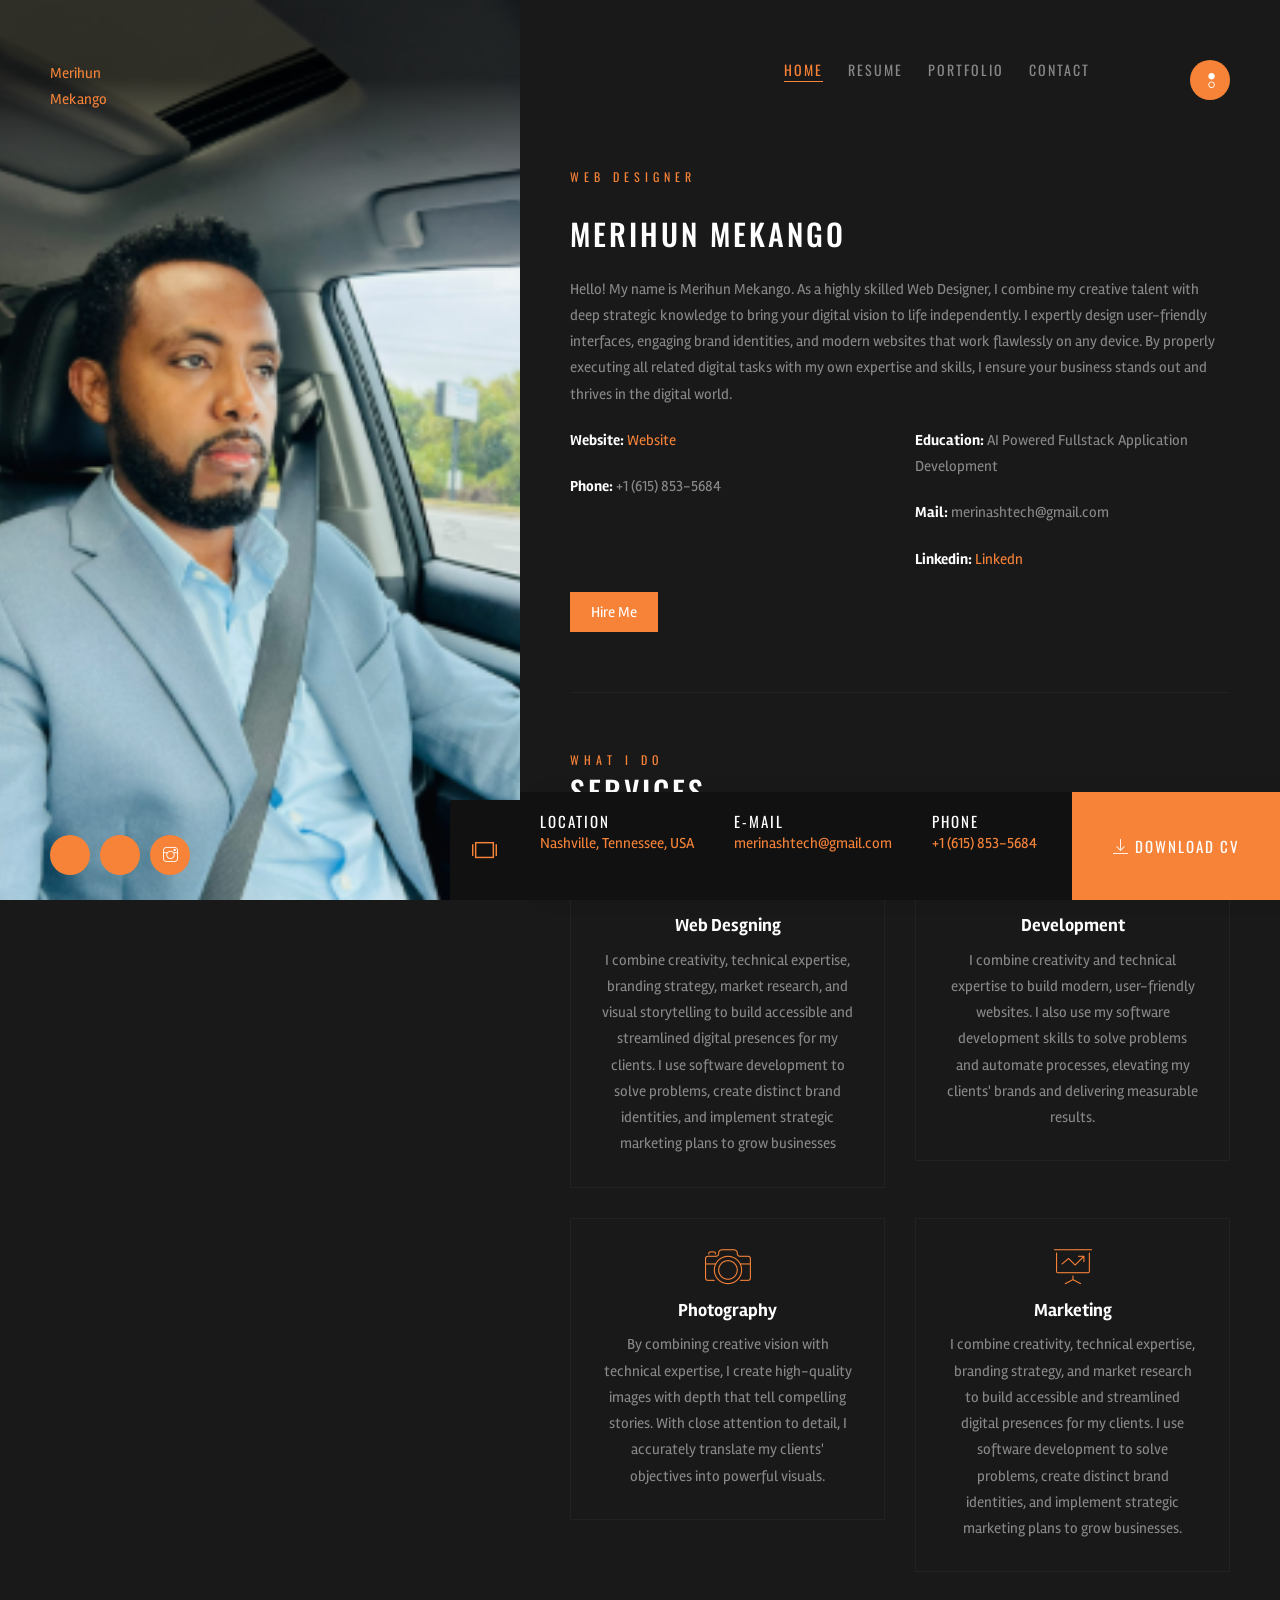
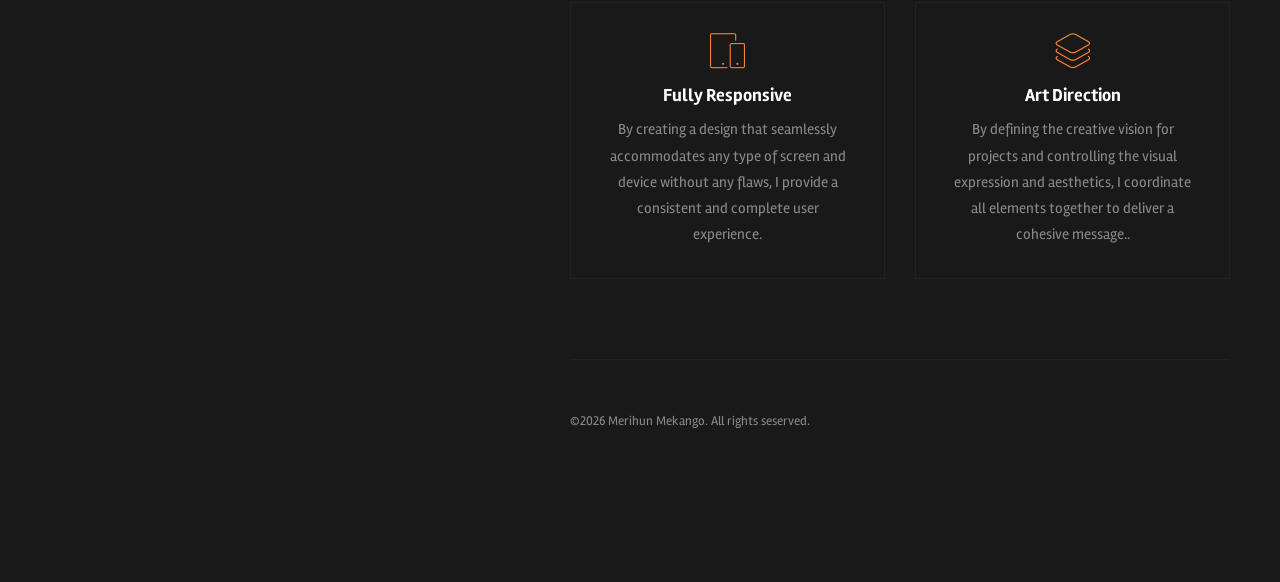
<file: dark/index.html>
<!DOCTYPE html>
<html lang="en">
<head>
    <meta charset="utf-8">
    <meta name="viewport" content="width=device-width, initial-scale=1">
    <title>Personal Website</title>
    <meta name="description" content="McCan is a creative, minimal, and multipurpose portfolio template for freelancers, agencies, and resumes. Build a professional personal brand with a clean and responsive design.">
    <meta name="keywords" content="personal portfolio, resume, cv, freelancer, creative agency, business, photo studio, bootstrap 5, minimal, clean, responsive, vCard, digital portfolio, branding, duruthemes, mccan template">
    <meta name="author" content="DuruThemes">
    <meta name="robots" content="index, follow">
    <link rel="canonical" href="https://duruthemes.com/demo/html/mccan/dark/">
    <link rel="icon" href="images/favicon.png" type="image/png">
    <link rel="preconnect" href="https://fonts.googleapis.com">
    <link rel="preconnect" href="https://fonts.gstatic.com" crossorigin>
    <link href="https://fonts.googleapis.com/css2?family=Oswald:wght@200..700&family=Rambla:ital,wght@0,400;0,700;1,400;1,700&display=swap" rel="stylesheet">
    <link rel="stylesheet" href="assets/css/bootstrap.min.css">
    <link rel="stylesheet" href="assets/css/et-lineicons.css">
    <link rel="stylesheet" href="assets/css/themify-icons.css">
    <link rel="stylesheet" href="assets/css/owl.carousel.min.css">
    <link rel="stylesheet" href="assets/css/style.css">
    <link rel="stylesheet" href="assets/css/style-animations.css"> 
</head>
<body class="cv has-additional-menu-content">
    <!-- Logo -->
    <header id="identity">
        <div class="logo">
            <!-- <a href="index.html" class="logo-link" rel="home"> <img src="images/mylog2.jpeg" class="logo" alt=""> </a> -->
            <a href="index.html" class="logo-link" rel="home"> Merihun Mekango</a>
        </div>
    </header>
    <!-- Menu -->
    <div id="site-menu">
        <nav class="nav-menu">
            <ul>
                <li class="menu-item current-menu-item"><a href="index.html">Home</a></li>
                <li class="menu-item"><a href="resume.html">Resume</a></li>
                <li class="menu-item"><a href="portfolio.html">Portfolio</a></li>
                <!-- <li class="menu-item menu-item-has-children"><a href="blog.html">Blog</a>
                    <a href="index.html#" class="menu-expand mdi"></a>
                    <ul class="sub-menu">
                        <li class="menu-item"><a href="post.html">Post</a></li>
                        <li class="menu-item menu-item-has-children"> <a href="#">Submenu - 1</a>
                            <a href="index.html#" class="menu-expand mdi"></a>
                            <ul class="sub-menu">
                                <li class="menu-item"><a href="#">Submenu - 2</a></li>
                                <li class="menu-item"><a href="#">Submenu - 2</a></li>
                            </ul>
                        </li>
                    </ul>
                </li> -->
                <li class="menu-item"><a href="contact.html">Contact</a></li>
            </ul>
        </nav>
    </div>
    <div class="menu-overlay"></div>
    <div class="site-menu-toggle">
        <a href="about.html#site-menu" class="ti"> <span class="screen-reader-text">Toggle navigation</span> </a>
    </div>
    <!-- Social Media -->
    <div id="social-profiles">
        <nav class="social-menu">
            <ul>
                <li class="menu-item"><a href="#" target="_blank"><span class="ti"></span></a></li>
                <li class="menu-item"><a href="#" target="_blank"><span class="ti"></span></a></li>
                <li class="menu-item"><a href="https://www.instagram.com/hhhnnn_4hn?rpxt=MXF0Z2Z0ZTVjNnpseg%3D%3D&utm_source=qr" target="_blank"><span class="ti"></span></a></li>
            </ul>
        </nav>
    </div>
    <!-- Media -->
    <div class="hero-media">
        <div class="owl-carousel" data-expand-duration="800">
            <div class="item owl-lazy" data-src="images/lastbest.png"></div>
        </div> <span class="overlay"></span> <span class="ti ti-spin ti-loading"></span> </div>
    <!-- Content -->
    <div class="content-wrap clearfix">
        <!-- About Me -->
        <div class="mccan page">
            <h3 class="title-small">Web Designer</h3>
            <br/>
            <h2 class="title">Merihun Mekango</h2>
            <div class="content">
                <div class="grid-container">
                    <div class="grid-column">
                        <p>Hello! My name is Merihun Mekango. As a highly skilled Web Designer, I combine my creative talent with deep strategic knowledge to bring your digital vision to life independently. I expertly design user-friendly interfaces, engaging brand identities, and modern websites that work flawlessly on any device. By properly executing all related digital tasks with my own expertise and skills, I ensure your business stands out and thrives in the digital world.</p>
                        <div class="row">
                            <div class="col-md-6">
                                <!-- <p><b>Birthday:</b> May 4/1994</p> -->
                                <p><b>Website:</b> <a href="https://merihunmekango.com/">Website</a></p>
                                <p><b>Phone:</b> +1 (615) 853-5684</p>
                            </div>
                            <div class="col-md-6">
                                <p><b>Education:</b> AI Powered Fullstack Application Development</p>
                                <p><b>Mail:</b> merinashtech@gmail.com</p>
                                <p><b>Linkedin:</b> <a href="https://www.linkedin.com/in/merihun-mekango-264036445/?isSelfProfile=false">Linkedn</a></p>
                            </div>
                        </div> <a href="#" class="btn ajax">Hire Me</a> </div>
                </div>
            </div>
        </div>
        <div class="divider1"></div>
        <!-- Services -->
        <div class="mccan page">
            <h3 class="title-small">What I Do</h3>
            <h2 class="title">Services</h2>
            <div class="content">
                <div class="grid-container">
                    <div class="grid-column">
                        <div class="row">
                            <div class="col-md-6">
                                <div class="feature feature-left">
                                    <div class="mccan-icon"> <span class="et-telescope font-35px"></span> </div>
                                    <div class="mccan-text">
                                        <h3>Web Desgning</h3>
                                        <p>I combine creativity, technical expertise, branding strategy, market research, and visual storytelling to build accessible and streamlined digital presences for my clients. I use software development to solve problems, create distinct brand identities, and implement strategic marketing plans to grow businesses</p>
                                    </div>
                                </div>
                            </div>
                            <div class="col-md-6">
                                <div class="feature feature-left">
                                    <div class="mccan-icon"> <span class="et-lightbulb font-35px"></span> </div>
                                    <div class="mccan-text">
                                        <h3>Development</h3>
                                        <p>I combine creativity and technical expertise to build modern, user-friendly websites. I also use my software development skills to solve problems and automate processes, elevating my clients' brands and delivering measurable results.</p>
                                    </div>
                                </div>
                            </div>
                            <div class="col-md-6">
                                <div class="feature feature-left">
                                    <div class="mccan-icon"> <span class="et-camera font-30px"></span></div>
                                    <div class="mccan-text">
                                        <h3>Photography</h3>
                                        <p>By combining creative vision with technical expertise, I create high-quality images with depth that tell compelling stories. With close attention to detail, I accurately translate my clients' objectives into powerful visuals.</p>
                                    </div>
                                </div>
                            </div>
                            <div class="col-md-6">
                                <div class="feature feature-left">
                                    <div class="mccan-icon"> <span class="et-presentation font-35px"></span> </div>
                                    <div class="mccan-text">
                                        <h3>Marketing</h3>
                                        <p>I combine creativity, technical expertise, branding strategy, and market research to build accessible and streamlined digital presences for my clients. I use software development to solve problems, create distinct brand identities, and implement strategic marketing plans to grow businesses.</p>
                                    </div>
                                </div>
                            </div>
                            <div class="col-md-6">
                                <div class="feature feature-left">
                                    <div class="mccan-icon"> <span class="et-mobile font-35px"></span></div>
                                    <div class="mccan-text">
                                        <h3>Fully Responsive</h3>
                                        <p>By creating a design that seamlessly accommodates any type of screen and device without any flaws, I provide a consistent and complete user experience.</p>
                                    </div>
                                </div>
                            </div>
                            <div class="col-md-6">
                                <div class="feature feature-left">
                                    <div class="mccan-icon"> <span class="et-layers font-35px"></span> </div>
                                    <div class="mccan-text">
                                        <h3>Art Direction</h3>
                                        <p>By defining the creative vision for projects and controlling the visual expression and aesthetics, I coordinate all elements together to deliver a cohesive message..</p>
                                    </div>
                                </div>
                            </div>
                        </div>
                    </div>
                </div>
            </div>
        </div>
        <!-- Copyright -->
        <div class="copyright">
            <p>&copy;2026 Merihun Mekango. All rights seserved.</p>
        </div>
    </div>
    <!-- Hidden Menu -->
    <div class="additional-menu-content">
        <h3 class="title-small">Web Designer</h3>
        <h2 class="title">Merihun Mekango</h2> <img src="images/mylog2.jpeg" alt="">
        <p>Hello! My name is Merihun Mekango. As a highly skilled Web Designer, I combine my creative talent with deep strategic knowledge to bring your digital vision to life independently. I expertly design user-friendly interfaces, engaging brand identities, and modern websites that work flawlessly on any device. By properly executing all related digital tasks with my own expertise and skills, I ensure your business stands out and thrives in the digital world.</p> 
            <a href="#" class="btn ajax">Hire Me</a>
        <!-- <div class="divider2"></div>
        <h3 class="title-small">@rorymccan</h3>
        <h2 class="title">Instagram</h2>
        <div class="sb-widget fl-wrap">
            <div class="insta-thumb">
                <a href="#"><img src="images/insta/01.jpg" alt=""></a>
                <a href="#"><img src="images/insta/02.jpg" alt=""></a>
                <a href="#"><img src="images/insta/03.jpg" alt=""></a>
                <a href="#"><img src="images/insta/04.jpg" alt=""></a>
                <a href="#"><img src="images/insta/05.jpg" alt=""></a>
                <a href="#"><img src="images/insta/06.jpg" alt=""></a>
            </div>
        </div> -->
    </div>
    <!-- My Info -->
    <div class="my-info">
        <div class="box">
            <div class="field field-my-info field-separator">
                <h6>Location</h6>
                <p>Nashville, Tennessee, USA</p>
            </div>
            <div class="field field-my-info field-separator">
                <h6>E-Mail</h6>
                <p>merinashtech@gmail.com</p>
            </div>
            <div class="field field-my-info field-separator">
                <h6>Phone</h6>
                <p>+1 (615) 853-5684</p>
            </div>
            <div class="clear"></div>
            <button type="submit" class="button-color"><span class="ti-download"></span> DOWNLOAD CV</button>
        </div>
    </div>
    <!-- jQuery -->
    <script src="assets/js/jquery-3.3.1.min.js"></script>
    <script src="assets/js/modernizr-custom.js"></script>
    <script src="assets/js/owl-carousel.min.js"></script>
    <script src="assets/js/functions.js"></script>
</body>
</html>
</file>
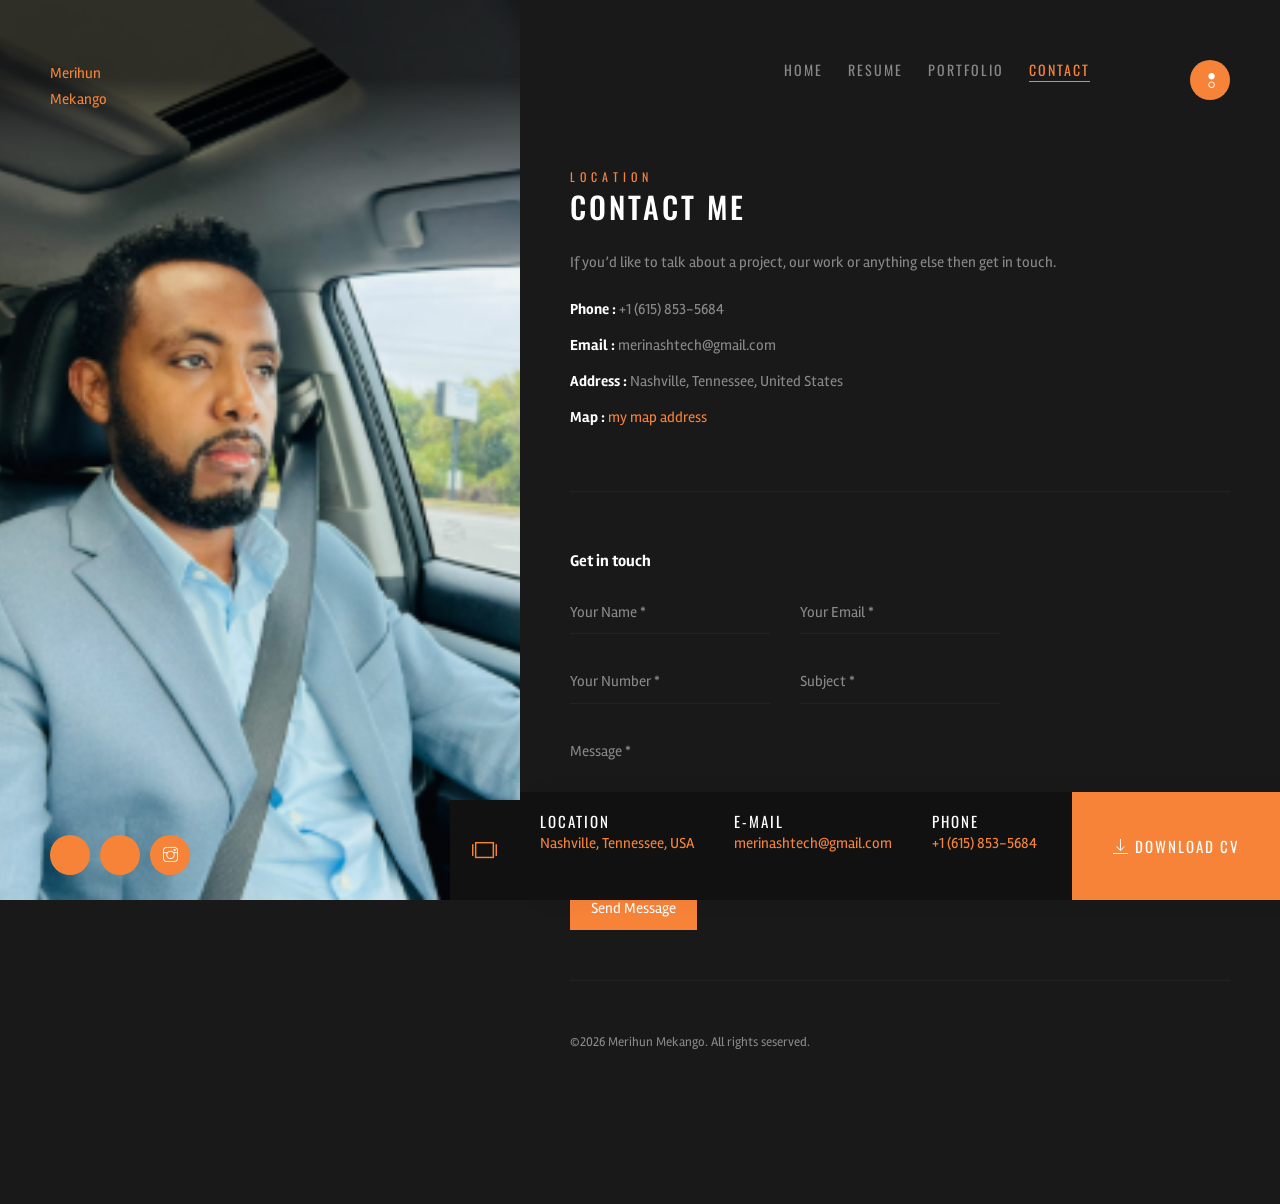
<file: dark/contact.html>
<!DOCTYPE html>
<html lang="en">
<head>
    <meta charset="utf-8">
    <meta name="viewport" content="width=device-width, initial-scale=1">
    <title>Personal Website</title>
    <meta name="description" content="McCan is a creative, minimal, and multipurpose portfolio template for freelancers, agencies, and resumes. Build a professional personal brand with a clean and responsive design.">
    <meta name="keywords" content="personal portfolio, resume, cv, freelancer, creative agency, business, photo studio, bootstrap 5, minimal, clean, responsive, vCard, digital portfolio, branding, duruthemes, mccan template">
    <meta name="author" content="DuruThemes">
    <meta name="robots" content="index, follow">
    <link rel="canonical" href="https://duruthemes.com/demo/html/mccan/dark/">
    <link rel="icon" href="images/favicon.png" type="image/png">
    <link rel="preconnect" href="https://fonts.googleapis.com">
    <link rel="preconnect" href="https://fonts.gstatic.com" crossorigin>
    <link href="https://fonts.googleapis.com/css2?family=Oswald:wght@200..700&family=Rambla:ital,wght@0,400;0,700;1,400;1,700&display=swap" rel="stylesheet">
    <link rel="stylesheet" href="assets/css/bootstrap.min.css">
    <link rel="stylesheet" href="assets/css/et-lineicons.css">
    <link rel="stylesheet" href="assets/css/themify-icons.css">
    <link rel="stylesheet" href="assets/css/owl.carousel.min.css">
    <link rel="stylesheet" href="assets/css/style.css">
    <link rel="stylesheet" href="assets/css/style-animations.css"> 
</head>
<body class="cv has-additional-menu-content">
    <header id="identity">
        <!-- Logo -->
        <div class="logo">
            <!-- <a href="index.html" class="logo-link" rel="home"><img src="images/logo.png" class="logo" alt=""></a> -->
              <a href="index.html" class="logo-link" rel="home"> Merihun Mekango</a>
        </div>
    </header>
    <!-- Menu -->
    <div id="site-menu">
        <nav class="nav-menu">
            <ul>
                <li class="menu-item"><a href="index.html">Home</a></li>
                <li class="menu-item"><a href="resume.html">Resume</a></li>
                <li class="menu-item"><a href="portfolio.html">Portfolio</a></li>
                <!-- <li class="menu-item menu-item-has-children"><a href="blog.html">Blog</a>
                    <a href="index.html#" class="menu-expand mdi"></a>
                    <ul class="sub-menu">
                        <li class="menu-item"><a href="post.html">Post</a></li>
                        <li class="menu-item menu-item-has-children"> <a href="#">Submenu - 1</a>
                            <a href="index.html#" class="menu-expand mdi"></a>
                            <ul class="sub-menu">
                                <li class="menu-item"><a href="#">Submenu - 2</a></li>
                                <li class="menu-item"><a href="#">Submenu - 2</a></li>
                            </ul>
                        </li>
                    </ul>
                </li> -->
                <li class="menu-item current-menu-item"><a href="contact.html">Contact</a></li>
            </ul>
        </nav>
    </div>
    <div class="menu-overlay"></div>
    <div class="site-menu-toggle">
        <a href="contact.html#site-menu" class="ti"> <span class="screen-reader-text">Toggle navigation</span> </a>
    </div>
    <!-- Social Media -->
   <div id="social-profiles">
        <nav class="social-menu">
            <ul>
                <li class="menu-item"><a href="#" target="_blank"><span class="ti"></span></a></li>
                <li class="menu-item"><a href="#" target="_blank"><span class="ti"></span></a></li>
                <li class="menu-item"><a href="http://instagram.com" target="_blank"><span class="ti"></span></a></li>
            </ul>
        </nav>
    </div>
    <!-- Media -->
    <div class="hero-media">
        <div class="owl-carousel" data-expand-duration="800">
            <div class="item owl-lazy" data-src="images/lastbest.png"></div>
        </div> <span class="overlay"></span> <span class="ti ti-spin ti-loading"></span> </div>
    <!-- Content -->
    <div class="content-wrap">
        <div class="mccan page">
            <h3 class="title-small">LOCATION</h3>
            <h2 class="title">Contact Me</h2>
            <div class="content">
                <div class="row">
                    <div class="col-md-12">
                        <p>If you’d like to talk about a project, our work or anything else then get in touch.</p>
                        <div class="list">
                            <ul>
                                <li><strong>Phone :</strong> +1 (615) 853-5684</li>
                                <li><strong>Email :</strong> merinashtech@gmail.com</li>
                                <li><strong>Address :</strong> Nashville, Tennessee, United States</li>
                                <li><strong>Map :</strong> <a href="#">my map address </a></li>
                            </ul>
                        </div>
                    </div>
                </div>
                <div class="divider1"></div>
                <div class="row">
                    <div class="col-md-8">
                        <h6 class="mb-20"><strong>Get in touch</strong></h6>
                        <form method="post" class="contact__form" action="mail.php">
                            <!-- Form message -->
                            <div class="row">
                                <div class="col-12">
                                    <div class="alert alert-success contact__msg" style="display: none" role="alert">
                                        Your message was sent successfully.
                                    </div>
                                </div>
                            </div>
                            <!-- Form elements -->
                            <div class="row">
                                <div class="col-md-6 form-group">
                                    <input name="name" type="text" placeholder="Your Name *" required> 
                                </div>
                                <div class="col-md-6 form-group">
                                    <input name="email" type="email" placeholder="Your Email *" required> 
                                </div>
                                <div class="col-md-6 form-group">
                                    <input name="phone" type="text" placeholder="Your Number *" required> 
                                </div>
                                <div class="col-md-6 form-group">
                                    <input name="subject" type="text" placeholder="Subject *" required> 
                                </div>
                                <div class="col-md-12 form-group">
                                    <textarea name="message" id="message" cols="30" rows="4" placeholder="Message *" required></textarea>
                                </div>
                                <div class="col-md-12">
                                    <input name="submit" type="submit"  value="Send Message">
                                </div>
                            </div>
                        </form>
                    </div>
                </div>
            </div>
        </div>
        <!-- Copyright -->
        <div class="copyright">
            <p>&copy;2026 Merihun Mekango. All rights seserved.</p>
        </div>
    </div>
    <!-- Hidden Menu -->
    <div class="additional-menu-content">
        <h3 class="title-small">Web Designer</h3>
        <h2 class="title">Merihun Mekango</h2> <img src="images/mylog2.jpeg" alt="">
        <p>Hello! My name is Merihun Mekango. As a highly skilled Web Designer, I combine my creative talent with deep strategic knowledge to bring your digital vision to life independently. I expertly design user-friendly interfaces, engaging brand identities, and modern websites that work flawlessly on any device. By properly executing all related digital tasks with my own expertise and skills, I ensure your business stands out and thrives in the digital world.</p> 
            <a href="#" class="btn ajax">Hire Me</a>
        <!-- <div class="divider2"></div>
        <h3 class="title-small">@rorymccan</h3>
        <h2 class="title">Instagram</h2>
        <div class="sb-widget fl-wrap">
            <div class="insta-thumb">
                <a href="#"><img src="images/insta/01.jpg" alt=""></a>
                <a href="#"><img src="images/insta/02.jpg" alt=""></a>
                <a href="#"><img src="images/insta/03.jpg" alt=""></a>
                <a href="#"><img src="images/insta/04.jpg" alt=""></a>
                <a href="#"><img src="images/insta/05.jpg" alt=""></a>
                <a href="#"><img src="images/insta/06.jpg" alt=""></a>
            </div>
        </div> -->
    </div>
    <!-- My Info -->
    <div class="my-info">
        <div class="box">
            <div class="field field-my-info field-separator">
                <h6>Location</h6>
                <p>Nashville, Tennessee, USA</p>
            </div>
            <div class="field field-my-info field-separator">
                <h6>E-Mail</h6>
                <p>merinashtech@gmail.com</p>
            </div>
            <div class="field field-my-info field-separator">
                <h6>Phone</h6>
                <p>+1 (615) 853-5684</p>
            </div>
            <div class="clear"></div>
            <button type="submit" class="button-color"><span class="ti-download"></span> DOWNLOAD CV</button>
        </div>
    </div>
    <!-- Js -->
    <script src="assets/js/jquery-3.3.1.min.js"></script>
    <script src="assets/js/modernizr-custom.js"></script>
    <script src="assets/js/owl-carousel.min.js"></script>
    <script src="assets/js/functions.js"></script>
</body>

</html>
</file>
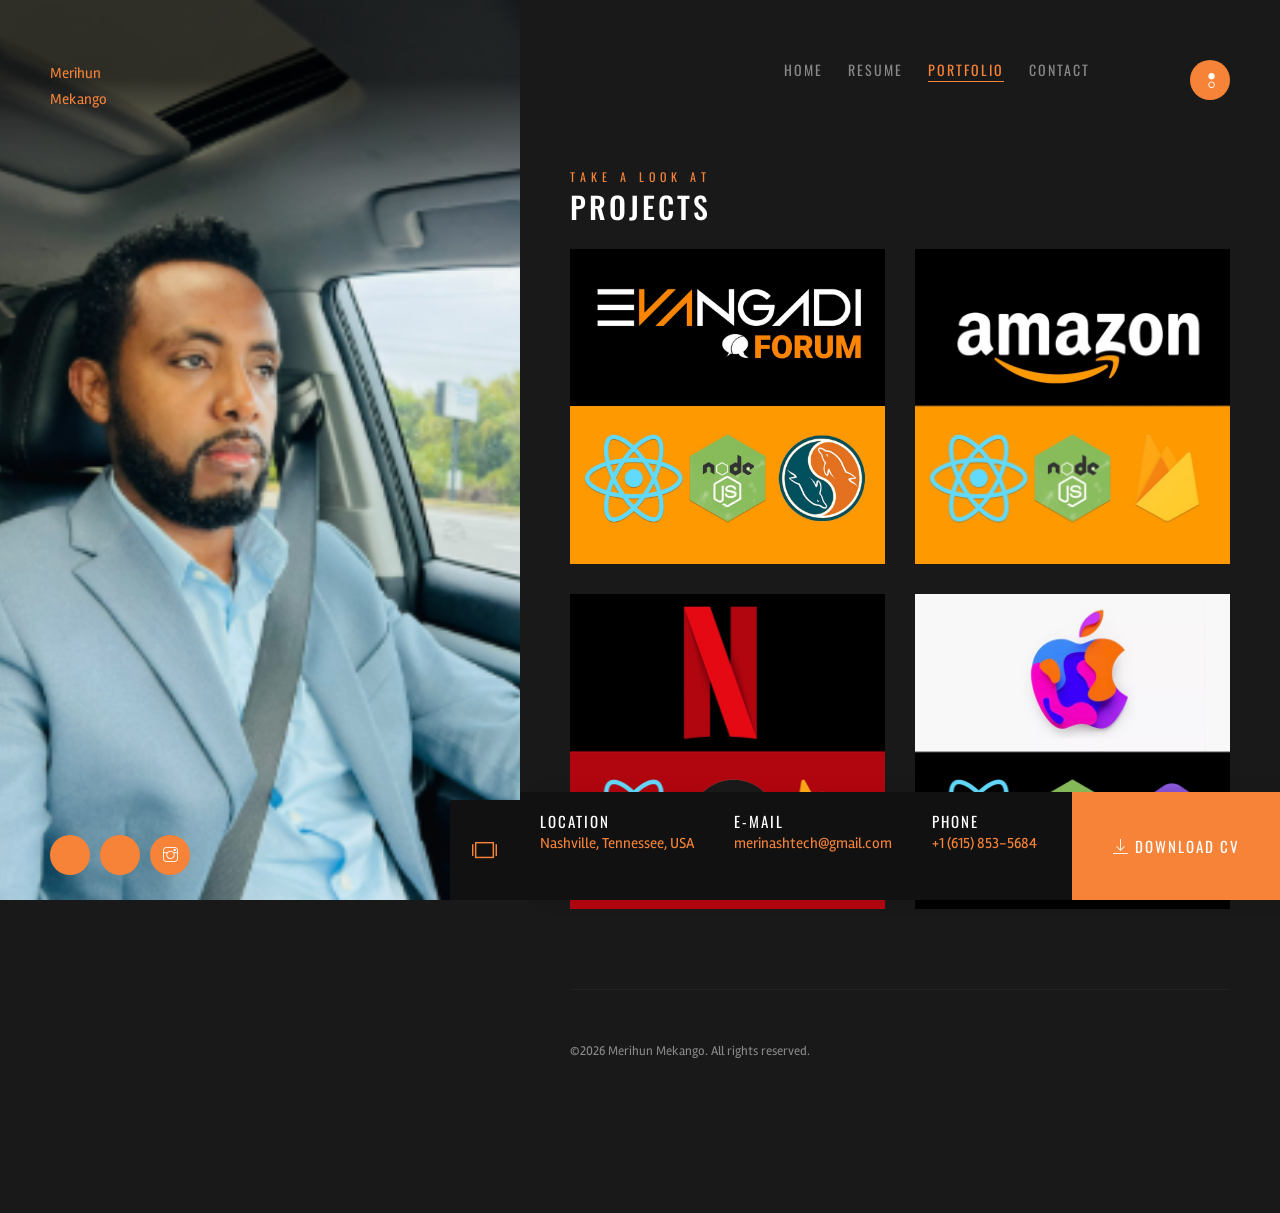
<file: dark/portfolio.html>
<!DOCTYPE html>
<html lang="en">

<head>

    <meta charset="utf-8">

    <meta
        name="viewport"
        content="width=device-width, initial-scale=1"
    >

    <title>Portfolio - Merihun Mekango</title>

    <meta
        name="description"
        content="Explore the portfolio and projects of Merihun Mekango."
    >

    <meta
        name="keywords"
        content="Merihun Mekango, portfolio, web designer, web developer, React, JavaScript"
    >

    <meta
        name="author"
        content="Merihun Mekango"
    >

    <meta
        name="robots"
        content="index, follow"
    >

    <link
        rel="icon"
        href="images/favicon.png"
        type="image/png"
    >

    <!-- Google Fonts -->

    <link
        rel="preconnect"
        href="https://fonts.googleapis.com"
    >

    <link
        rel="preconnect"
        href="https://fonts.gstatic.com"
        crossorigin
    >

    <link
        href="https://fonts.googleapis.com/css2?family=Oswald:wght@200..700&family=Rambla:ital,wght@0,400;0,700;1,400;1,700&display=swap"
        rel="stylesheet"
    >


    <!-- CSS -->

    <link
        rel="stylesheet"
        href="assets/css/bootstrap.min.css"
    >

    <link
        rel="stylesheet"
        href="assets/css/et-lineicons.css"
    >

    <link
        rel="stylesheet"
        href="assets/css/themify-icons.css"
    >

    <link
        rel="stylesheet"
        href="assets/css/owl.carousel.min.css"
    >

    <link
        rel="stylesheet"
        href="assets/css/style.css"
    >

    <link
        rel="stylesheet"
        href="assets/css/style-animations.css"
    >

</head>


<body class="cv has-additional-menu-content">


    <!-- =========================================================
         HEADER
    ========================================================== -->

    <header id="identity">

        <div class="logo">

            <a
                href="index.html"
                class="logo-link"
                rel="home"
            >
                Merihun Mekango
            </a>

        </div>

    </header>



    <!-- =========================================================
         MENU
    ========================================================== -->

    <div id="site-menu">

        <nav class="nav-menu">

            <ul>

                <li class="menu-item">

                    <a href="index.html">
                        Home
                    </a>

                </li>


                <li class="menu-item">

                    <a href="resume.html">
                        Resume
                    </a>

                </li>


                <li class="menu-item current-menu-item">

                    <a href="portfolio.html">
                        Portfolio
                    </a>

                </li>


                <li class="menu-item">

                    <a href="contact.html">
                        Contact
                    </a>

                </li>

            </ul>

        </nav>

    </div>



    <div class="menu-overlay"></div>



    <!-- Mobile menu -->

    <div class="site-menu-toggle">

        <a
            href="#site-menu"
            class="ti"
        >

            <span class="screen-reader-text">
                Toggle navigation
            </span>

        </a>

    </div>



    <!-- =========================================================
         SOCIAL MEDIA
    ========================================================== -->

    <div id="social-profiles">

        <nav class="social-menu">

            <ul>

                <li class="menu-item">

                    <a
                        href="#"
                        target="_blank"
                        rel="noopener noreferrer"
                    >

                        <span class="ti"></span>

                    </a>

                </li>


                <li class="menu-item">

                    <a
                        href="#"
                        target="_blank"
                        rel="noopener noreferrer"
                    >

                        <span class="ti"></span>

                    </a>

                </li>


                <li class="menu-item">

                    <a
                        href="https://instagram.com"
                        target="_blank"
                        rel="noopener noreferrer"
                    >

                        <span class="ti"></span>

                    </a>

                </li>

            </ul>

        </nav>

    </div>



    <!-- =========================================================
         HERO
    ========================================================== -->

    <div class="hero-media">

        <div
            class="owl-carousel"
            data-expand-duration="800"
        >

            <div
                class="item owl-lazy"
                data-src="images/lastbest.png"
            ></div>

        </div>

        <span class="overlay"></span>

        <span class="ti ti-spin ti-loading"></span>

    </div>



    <!-- =========================================================
         CONTENT
    ========================================================== -->

    <div class="content-wrap clearfix">

        <div class="mccan page">


            <h3 class="title-small">
                Take A Look At
            </h3>


            <h2 class="title">
                Projects
            </h2>



            <div class="content">

                <div class="grid-container">

                    <div class="grid-column">

                        <div class="row">


                            <!-- =================================================
                                 PROJECT 1
                            ================================================== -->

                            <div class="col-md-6">

                                <a
                                    href="projects.html?id=1"
                                    class="desc"
                                >

                                    <div class="project">

                                        <img
                                            src="images/evangadi_forum.jpg"
                                            class="img-fluid"
                                            alt="Evangadi Forum"
                                        >

                                        <div class="desc">

                                            <div class="con">

                                                <h3>
                                                    Evangadi Forum
                                                </h3>

                                                <span>
                                                    Forum, Full Stack Development
                                                </span>

                                            </div>

                                        </div>

                                    </div>

                                </a>

                            </div>



                            <!-- =================================================
                                 PROJECT 2
                            ================================================== -->

                            <div class="col-md-6">

                                <a
                                    href="projects.html?id=2"
                                    class="desc"
                                >

                                    <div class="project">

                                        <img
                                            src="images/amazon.jpg"
                                            class="img-fluid"
                                            alt="Amazon Clone"
                                        >

                                        <div class="desc">

                                            <div class="con">

                                                <h3>
                                                    Amazon Clone
                                                </h3>

                                                <span>
                                                    E-Commerce, React
                                                </span>

                                            </div>

                                        </div>

                                    </div>

                                </a>

                            </div>



                            <!-- =================================================
                                 PROJECT 3
                            ================================================== -->

                            <div class="col-md-6">

                                <a
                                    href="projects.html?id=3"
                                    class="desc"
                                >

                                    <div class="project">

                                        <img
                                            src="images/netflix.jpg"
                                            class="img-fluid"
                                            alt="Netflix Clone"
                                        >

                                        <div class="desc">

                                            <div class="con">

                                                <h3>
                                                    Netflix Clone
                                                </h3>

                                                <span>
                                                    Streaming, React
                                                </span>

                                            </div>

                                        </div>

                                    </div>

                                </a>

                            </div>



                            <!-- =================================================
                                 PROJECT 4
                            ================================================== -->

                            <div class="col-md-6">

                                <a
                                    href="projects.html?id=4"
                                    class="desc"
                                >

                                    <div class="project">

                                        <img
                                            src="images/apple.jpg"
                                            class="img-fluid"
                                            alt="Apple Clone"
                                        >

                                        <div class="desc">

                                            <div class="con">

                                                <h3>
                                                    Apple Clone
                                                </h3>

                                                <span>
                                                    Website, React
                                                </span>

                                            </div>

                                        </div>

                                    </div>

                                </a>

                            </div>



                            <!-- =================================================
                                 PROJECT 5
                            ================================================== -->

                            <!-- <div class="col-md-6">

                                <a
                                    href="projects.html?id=5"
                                    class="desc"
                                >

                                    <div class="project">

                                        <img
                                            src="images/portfolio/08.jpg"
                                            class="img-fluid"
                                            alt="Project 05"
                                        >

                                        <div class="desc">

                                            <div class="con">

                                                <h3>
                                                    Project 05
                                                </h3>

                                                <span>
                                                    Web Design, Branding
                                                </span>

                                            </div>

                                        </div>

                                    </div>

                                </a>

                            </div> -->



                            <!-- =================================================
                                 PROJECT 6
                            ================================================== -->

                            <!-- <div class="col-md-6">

                                <a
                                    href="projects.html?id=6"
                                    class="desc"
                                >

                                    <div class="project">

                                        <img
                                            src="images/portfolio/03.jpg"
                                            class="img-fluid"
                                            alt="Project 06"
                                        >

                                        <div class="desc">

                                            <div class="con">

                                                <h3>
                                                    Project 06
                                                </h3>

                                                <span>
                                                    Web Design, Branding
                                                </span>

                                            </div>

                                        </div>

                                    </div>

                                </a>

                            </div> -->



                            <!-- =================================================
                                 PROJECT 7
                            ================================================== -->

                            <!-- <div class="col-md-6">

                                <a
                                    href="projects.html?id=7"
                                    class="desc"
                                >

                                    <div class="project">

                                        <img
                                            src="images/portfolio/06.jpg"
                                            class="img-fluid"
                                            alt="Project 07"
                                        >

                                        <div class="desc">

                                            <div class="con">

                                                <h3>
                                                    Project 07
                                                </h3>

                                                <span>
                                                    Web Design, Branding
                                                </span>

                                            </div>

                                        </div>

                                    </div>

                                </a>

                            </div> -->



                            <!-- =================================================
                                 PROJECT 8
                            ================================================== -->

                            <!-- <div class="col-md-6">

                                <a
                                    href="projects.html?id=8"
                                    class="desc"
                                >

                                    <div class="project">

                                        <img
                                            src="images/portfolio/04.jpg"
                                            class="img-fluid"
                                            alt="Project 08"
                                        >

                                        <div class="desc">

                                            <div class="con">

                                                <h3>
                                                    Project 08
                                                </h3>

                                                <span>
                                                    Web Design, Branding
                                                </span>

                                            </div>

                                        </div>

                                    </div>

                                </a>

                            </div> -->


                        </div>

                    </div>

                </div>

            </div>

        </div>



        <!-- =========================================================
             COPYRIGHT
        ========================================================== -->

        <div class="copyright">

            <p>
                &copy;2026 Merihun Mekango.
                All rights reserved.
            </p>

        </div>

    </div>



    <!-- =========================================================
         HIDDEN MENU
    ========================================================== -->

    <div class="additional-menu-content">

        <h3 class="title-small">
            Web Designer
        </h3>


        <h2 class="title">
            Merihun Mekango
        </h2>


        <img
            src="images/mylog2.jpeg"
            alt="Merihun Mekango"
        >


        <p>

            Hello! My name is Merihun Mekango. As a highly skilled
            Web Designer, I combine my creative talent with deep
            strategic knowledge to bring your digital vision to life
            independently. I expertly design user-friendly interfaces,
            engaging brand identities, and modern websites that work
            flawlessly on any device. By properly executing all related
            digital tasks with my own expertise and skills, I ensure
            your business stands out and thrives in the digital world.

        </p>


        <a
            href="contact.html"
            class="btn ajax"
        >
            Hire Me
        </a>

    </div>



    <!-- =========================================================
         MY INFO
    ========================================================== -->

    <div class="my-info">

        <div class="box">


            <div class="field field-my-info field-separator">

                <h6>
                    Location
                </h6>

                <p>
                    Nashville, Tennessee, USA
                </p>

            </div>


            <div class="field field-my-info field-separator">

                <h6>
                    E-Mail
                </h6>

                <p>
                    merinashtech@gmail.com
                </p>

            </div>


            <div class="field field-my-info field-separator">

                <h6>
                    Phone
                </h6>

                <p>
                    +1 (615) 853-5684
                </p>

            </div>


            <div class="clear"></div>


            <button
                type="button"
                class="button-color"
            >

                <span class="ti-download"></span>

                DOWNLOAD CV

            </button>

        </div>

    </div>



    <!-- =========================================================
         JAVASCRIPT
    ========================================================== -->

    <script src="assets/js/jquery-3.3.1.min.js"></script>

    <script src="assets/js/modernizr-custom.js"></script>

    <script src="assets/js/owl-carousel.min.js"></script>

    <script src="assets/js/functions.js"></script>


</body>

</html>
</file>
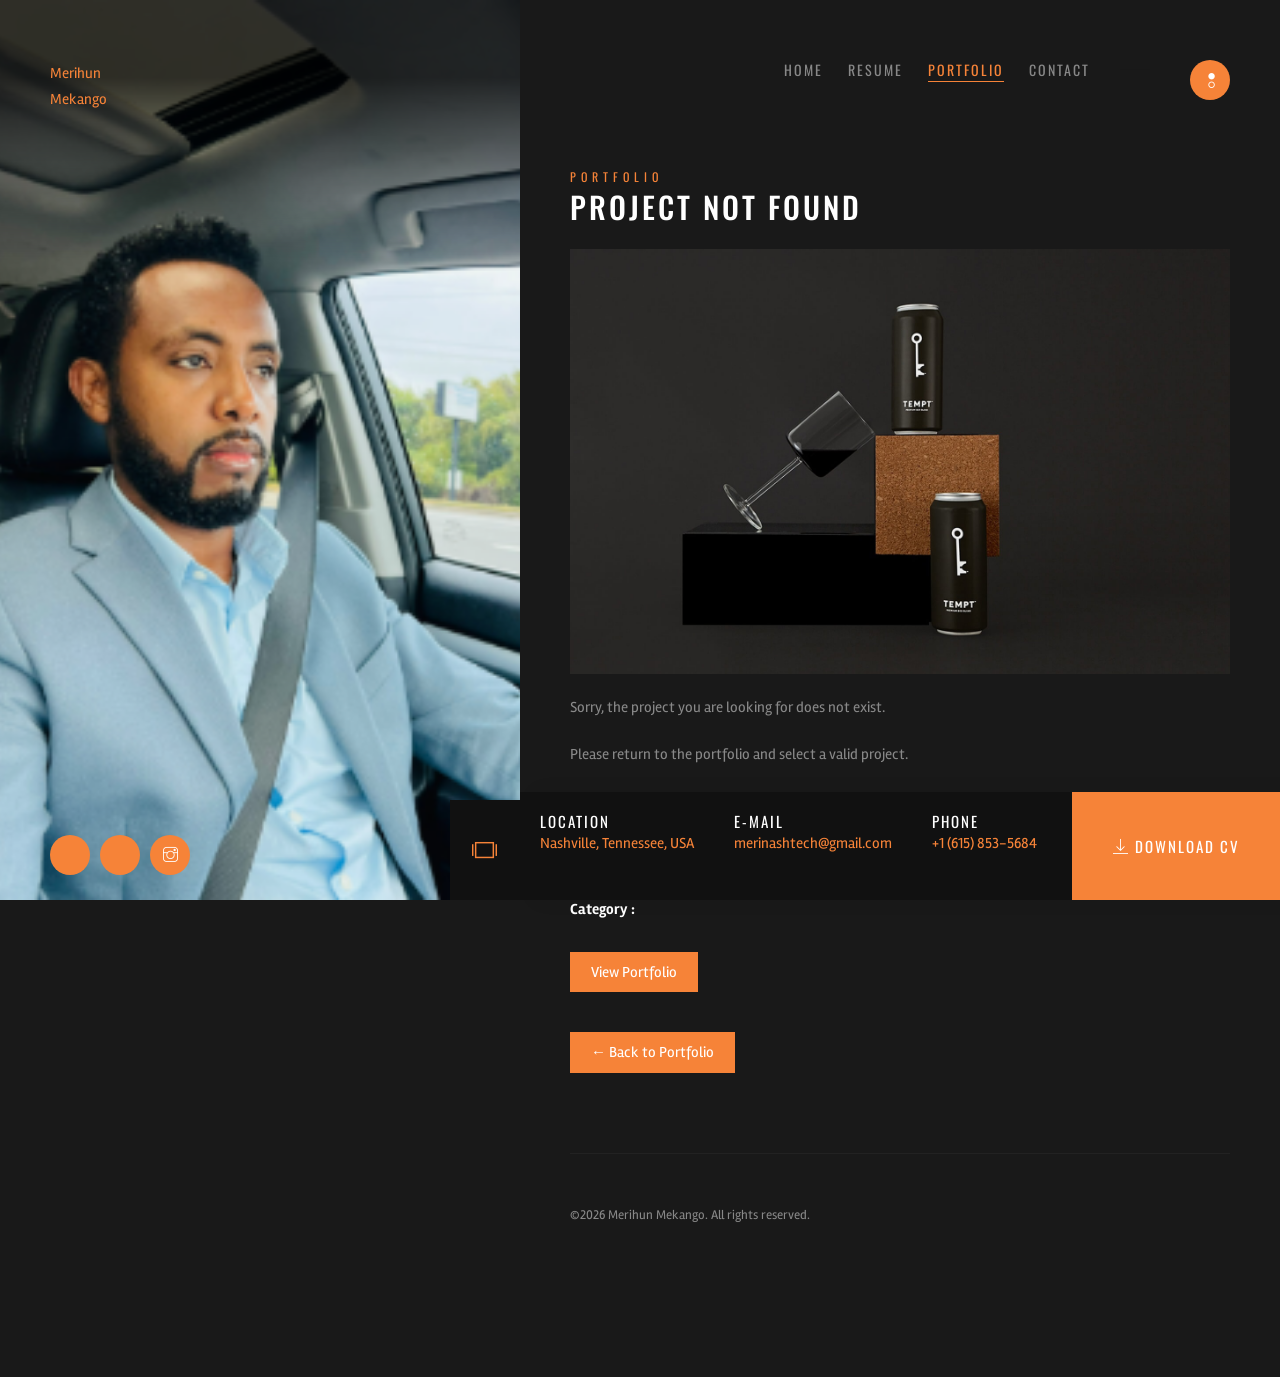
<file: dark/projects.html>
<!DOCTYPE html>
<html lang="en">

<head>

    <meta charset="utf-8">

    <meta
        name="viewport"
        content="width=device-width, initial-scale=1"
    >

    <title>Project - Merihun Mekango</title>

    <meta
        name="description"
        content="Project details - Merihun Mekango"
    >

    <meta
        name="keywords"
        content="Merihun Mekango, portfolio, project, web developer, web designer"
    >

    <meta
        name="author"
        content="Merihun Mekango"
    >

    <meta
        name="robots"
        content="index, follow"
    >

    <link
        rel="icon"
        href="images/favicon.png"
        type="image/png"
    >

    <!-- =========================================================
         GOOGLE FONTS
    ========================================================== -->

    <link
        rel="preconnect"
        href="https://fonts.googleapis.com"
    >

    <link
        rel="preconnect"
        href="https://fonts.gstatic.com"
        crossorigin
    >

    <link
        href="https://fonts.googleapis.com/css2?family=Oswald:wght@200..700&family=Rambla:ital,wght@0,400;0,700;1,400;1,700&display=swap"
        rel="stylesheet"
    >

    <!-- =========================================================
         CSS
    ========================================================== -->

    <link
        rel="stylesheet"
        href="assets/css/bootstrap.min.css"
    >

    <link
        rel="stylesheet"
        href="assets/css/et-lineicons.css"
    >

    <link
        rel="stylesheet"
        href="assets/css/themify-icons.css"
    >

    <link
        rel="stylesheet"
        href="assets/css/owl.carousel.min.css"
    >

    <link
        rel="stylesheet"
        href="assets/css/style.css"
    >

    <link
        rel="stylesheet"
        href="assets/css/style-animations.css"
    >

</head>


<body class="cv has-additional-menu-content">


    <!-- =========================================================
         HEADER
    ========================================================== -->

    <header id="identity">

        <div class="logo">

            <a
                href="index.html"
                class="logo-link"
                rel="home"
            >
                Merihun Mekango
            </a>

        </div>

    </header>


    <!-- =========================================================
         MENU
    ========================================================== -->

    <div id="site-menu">

        <nav class="nav-menu">

            <ul>

                <li class="menu-item">

                    <a href="index.html">
                        Home
                    </a>

                </li>


                <li class="menu-item">

                    <a href="resume.html">
                        Resume
                    </a>

                </li>


                <li class="menu-item current-menu-item">

                    <a href="portfolio.html">
                        Portfolio
                    </a>

                </li>


                <li class="menu-item">

                    <a href="contact.html">
                        Contact
                    </a>

                </li>

            </ul>

        </nav>

    </div>


    <div class="menu-overlay"></div>


    <!-- Mobile menu -->

    <div class="site-menu-toggle">

        <a
            href="#site-menu"
            class="ti"
        >

            <span class="screen-reader-text">
                Toggle navigation
            </span>

        </a>

    </div>


    <!-- =========================================================
         SOCIAL MEDIA
    ========================================================== -->

    <div id="social-profiles">

        <nav class="social-menu">

            <ul>

                <li class="menu-item">

                    <a
                        href="#"
                        target="_blank"
                        rel="noopener noreferrer"
                    >

                        <span class="ti"></span>

                    </a>

                </li>


                <li class="menu-item">

                    <a
                        href="#"
                        target="_blank"
                        rel="noopener noreferrer"
                    >

                        <span class="ti"></span>

                    </a>

                </li>


                <li class="menu-item">

                    <a
                        href="https://instagram.com"
                        target="_blank"
                        rel="noopener noreferrer"
                    >

                        <span class="ti"></span>

                    </a>

                </li>

            </ul>

        </nav>

    </div>


    <!-- =========================================================
         HERO IMAGE
         
         IMPORTANT:
         This image NEVER changes.
         It is always your personal photo.
    ========================================================== -->

    <div class="hero-media">

        <div
            class="owl-carousel"
            data-expand-duration="800"
        >

            <div
                class="item owl-lazy"
                data-src="images/lastbest.png"
            ></div>

        </div>

        <span class="overlay"></span>

        <span class="ti ti-spin ti-loading"></span>

    </div>


    <!-- =========================================================
         CONTENT
    ========================================================== -->

    <div class="content-wrap clearfix">

        <div class="mccan page">


            <!-- =================================================
                 PROJECT CATEGORY
            ================================================== -->

            <h3
                id="projectCategory"
                class="title-small"
            >
                Project
            </h3>


            <!-- =================================================
                 PROJECT TITLE
            ================================================== -->

            <h2
                id="projectTitle"
                class="title"
            >
                Loading...
            </h2>


            <div class="content">

                <div class="grid-container">

                    <div class="grid-column">

                        <div class="project-listing">

                            <div class="project">


                                <!-- =================================================
                                     PROJECT IMAGE
                                     
                                     THIS image changes.
                                ================================================== -->

                                <div class="media">

                                    <img
                                        id="projectImage"
                                        src="images/post.jpg"
                                        class="img-fluid"
                                        alt="Project"
                                    >

                                </div>


                                <!-- =================================================
                                     PROJECT INFORMATION
                                ================================================== -->

                                <header class="header">

                                    <div class="excerpt">


                                        <!-- Main description -->

                                        <p id="projectDescription">
                                            Loading project description...
                                        </p>


                                        <!-- Additional details -->

                                        <p id="projectDetails">
                                        </p>


                                        <!-- =================================================
                                             PROJECT DETAILS
                                        ================================================== -->

                                        <div class="list">

                                            <ul>

                                                <li>

                                                    <strong>
                                                        Project Name :
                                                    </strong>

                                                    <span id="projectName"></span>

                                                </li>


                                                <li>

                                                    <strong>
                                                        Client :
                                                    </strong>

                                                    <span id="projectClient"></span>

                                                </li>


                                                <li>

                                                    <strong>
                                                        Skills :
                                                    </strong>

                                                    <span id="projectSkills"></span>

                                                </li>


                                                <li>

                                                    <strong>
                                                        Category :
                                                    </strong>

                                                    <span id="projectType"></span>

                                                </li>

                                            </ul>

                                        </div>


                                        <!-- =================================================
                                             PROJECT BUTTONS
                                        ================================================== -->

                                        <div
                                            id="projectButtons"
                                            style="margin-top:30px;"
                                        >
                                        </div>


                                    </div>

                                </header>

                            </div>

                        </div>


                        <!-- =================================================
                             BACK TO PORTFOLIO
                        ================================================== -->

                        <div
                            style="
                                margin-top:40px;
                                margin-bottom:30px;
                            "
                        >

                            <a
                                href="portfolio.html"
                                class="btn"
                            >

                                ← Back to Portfolio

                            </a>

                        </div>

                    </div>

                </div>

            </div>

        </div>


        <!-- =========================================================
             COPYRIGHT
        ========================================================== -->

        <div class="copyright">

            <p>
                &copy;2026 Merihun Mekango.
                All rights reserved.
            </p>

        </div>

    </div>


    <!-- =========================================================
         HIDDEN MENU
    ========================================================== -->

    <div class="additional-menu-content">

        <h3 class="title-small">
            Web Designer
        </h3>


        <h2 class="title">
            Merihun Mekango
        </h2>


        <img
            src="images/mylog2.jpeg"
            alt="Merihun Mekango"
        >


        <p>

            Hello! My name is Merihun Mekango. As a highly skilled
            Web Designer, I combine my creative talent with deep
            strategic knowledge to bring your digital vision to life
            independently. I expertly design user-friendly interfaces,
            engaging brand identities, and modern websites that work
            flawlessly on any device. By properly executing all related
            digital tasks with my own expertise and skills, I ensure
            your business stands out and thrives in the digital world.

        </p>


        <a
            href="contact.html"
            class="btn ajax"
        >
            Hire Me
        </a>

    </div>


    <!-- =========================================================
         MY INFO
    ========================================================== -->

    <div class="my-info">

        <div class="box">


            <div class="field field-my-info field-separator">

                <h6>
                    Location
                </h6>

                <p>
                    Nashville, Tennessee, USA
                </p>

            </div>


            <div class="field field-my-info field-separator">

                <h6>
                    E-Mail
                </h6>

                <p>
                    merinashtech@gmail.com
                </p>

            </div>


            <div class="field field-my-info field-separator">

                <h6>
                    Phone
                </h6>

                <p>
                    +1 (615) 853-5684
                </p>

            </div>


            <div class="clear"></div>


            <button
                type="button"
                class="button-color"
            >

                <span class="ti-download"></span>

                DOWNLOAD CV

            </button>


        </div>

    </div>


    <!-- =========================================================
         JAVASCRIPT LIBRARIES
    ========================================================== -->

    <script src="assets/js/jquery-3.3.1.min.js"></script>

    <script src="assets/js/modernizr-custom.js"></script>

    <script src="assets/js/owl-carousel.min.js"></script>

    <script src="assets/js/functions.js"></script>


    <!-- =========================================================
         PROJECT DATA
    ========================================================== -->

    <script>

        const projects = {


            /* =====================================================
               PROJECT 1
               EVANGADI FORUM
            ===================================================== */

            1: {

                title: "Evangadi Forum",

                category: "Forum",

                image: "images/evangadi_forum.jpg",

                client: "Personal / Group Project",

                skills:
                    "HTML, CSS, JavaScript, React, Node.js, Express, MySQL",

                type:
                    "Full Stack Web Application",

                description:
                    "Evangadi Forum is a full-stack question and answer platform where users can create accounts, ask questions, view questions and participate in discussions.",

                details:
                    "The project was developed with a modern frontend and backend architecture. The application focuses on user authentication, question management, answers and a responsive user interface.",

                github: "#",

                live:
                    "https://evangadiforums.merihunmekango.com/"

            },


            /* =====================================================
               PROJECT 2
               AMAZON CLONE
            ===================================================== */

            2: {

                title: "Amazon Clone",

                category: "E-Commerce",

                image: "images/amazon.jpg",

                client: "Personal Project",

                skills:
                    "React, JavaScript, CSS, HTML",

                type:
                    "E-Commerce Website",

                description:
                    "Amazon Clone is a modern e-commerce interface inspired by the Amazon shopping experience.",

                details:
                    "The project focuses on product presentation, navigation, responsive layouts and creating a familiar shopping experience for users.",

                github: "#",

                live: "https://amazon-website-clones.netlify.app/"

            },


            /* =====================================================
               PROJECT 3
               NETFLIX CLONE
            ===================================================== */

            3: {

                title: "Netflix Clone",

                category: "Streaming",

                image: "images/netflix.jpg",

                client: "Personal Project",

                skills:
                    "React, JavaScript, CSS, API Integration",

                type:
                    "Movie Streaming Website",

                description:
                    "Netflix Clone is a responsive movie and entertainment interface inspired by modern streaming platforms.",

                details:
                    "The project demonstrates responsive UI development, movie presentation, navigation and integration of external movie data.",

                github: "#",

                live:
                    "https://netflixclone.merihunmekango.com/"

            },


            /* =====================================================
               PROJECT 4
               APPLE CLONE
            ===================================================== */

            4: {

                title: "Apple Clone",

                category: "Website",

                image: "images/apple.jpg",

                client: "Personal Project",

                skills:
                    "React, JavaScript, CSS, HTML",

                type:
                    "Corporate Website",

                description:
                    "Apple Clone is a responsive website inspired by Apple's modern product presentation and clean user interface.",

                details:
                    "The project focuses on clean layouts, responsive design, product presentation and modern frontend development techniques.",

                github: "#",

                live:
                    "https://full-stack-apple-website.vercel.app/"

            }

        };


        /* =========================================================
           GET PROJECT ID FROM URL
        ========================================================== */

        const params =
            new URLSearchParams(
                window.location.search
            );


        const projectId =
            params.get("id");


        /* =========================================================
           GET PROJECT
        ========================================================== */

        const project =
            projects[projectId];


        /* =========================================================
           IF PROJECT DOES NOT EXIST
        ========================================================== */

        if (!project) {

            document.title =
                "Project Not Found - Merihun Mekango";


            document.getElementById(
                "projectCategory"
            ).textContent =
                "Portfolio";


            document.getElementById(
                "projectTitle"
            ).textContent =
                "Project Not Found";


            document.getElementById(
                "projectImage"
            ).src =
                "images/post.jpg";


            document.getElementById(
                "projectDescription"
            ).textContent =
                "Sorry, the project you are looking for does not exist.";


            document.getElementById(
                "projectDetails"
            ).textContent =
                "Please return to the portfolio and select a valid project.";


            document.getElementById(
                "projectButtons"
            ).innerHTML = `

                <a
                    href="portfolio.html"
                    class="btn"
                >
                    View Portfolio
                </a>

            `;

        }


        /* =========================================================
           DISPLAY PROJECT
        ========================================================== */

        else {

            /* =====================================================
               PAGE TITLE
            ====================================================== */

            document.title =
                project.title +
                " - Merihun Mekango";


            /* =====================================================
               CATEGORY
            ====================================================== */

            document.getElementById(
                "projectCategory"
            ).textContent =
                project.category;


            /* =====================================================
               TITLE
            ====================================================== */

            document.getElementById(
                "projectTitle"
            ).textContent =
                project.title;


            /* =====================================================
               PROJECT IMAGE
               
               IMPORTANT:
               Only the project content image changes.
               
               We DO NOT change the hero image.
            ====================================================== */

            document.getElementById(
                "projectImage"
            ).src =
                project.image;


            document.getElementById(
                "projectImage"
            ).alt =
                project.title;


            /* =====================================================
               DESCRIPTION
            ====================================================== */

            document.getElementById(
                "projectDescription"
            ).textContent =
                project.description;


            /* =====================================================
               DETAILS
            ====================================================== */

            document.getElementById(
                "projectDetails"
            ).textContent =
                project.details;


            /* =====================================================
               PROJECT NAME
            ====================================================== */

            document.getElementById(
                "projectName"
            ).textContent =
                project.title;


            /* =====================================================
               CLIENT
            ====================================================== */

            document.getElementById(
                "projectClient"
            ).textContent =
                project.client;


            /* =====================================================
               SKILLS
            ====================================================== */

            document.getElementById(
                "projectSkills"
            ).textContent =
                project.skills;


            /* =====================================================
               PROJECT TYPE
            ====================================================== */

            document.getElementById(
                "projectType"
            ).textContent =
                project.type;


            /* =====================================================
               BUTTONS
            ====================================================== */

            const buttons =
                document.getElementById(
                    "projectButtons"
                );


            let html = "";


            /* =====================================================
               GITHUB BUTTON
            ====================================================== */

            if (
                project.github &&
                project.github !== "#"
            ) {

                html += `

                    <a
                        href="${project.github}"
                        target="_blank"
                        rel="noopener noreferrer"
                        class="btn"
                        style="margin-right:10px;"
                    >
                        GitHub
                    </a>

                `;

            }


            /* =====================================================
               LIVE DEMO BUTTON
            ====================================================== */

            if (
                project.live &&
                project.live !== "#"
            ) {

                html += `

                    <a
                        href="${project.live}"
                        target="_blank"
                        rel="noopener noreferrer"
                        class="btn"
                    >
                        Live Demo
                    </a>

                `;

            }


            buttons.innerHTML =
                html;

        }

    </script>


</body>

</html>
</file>
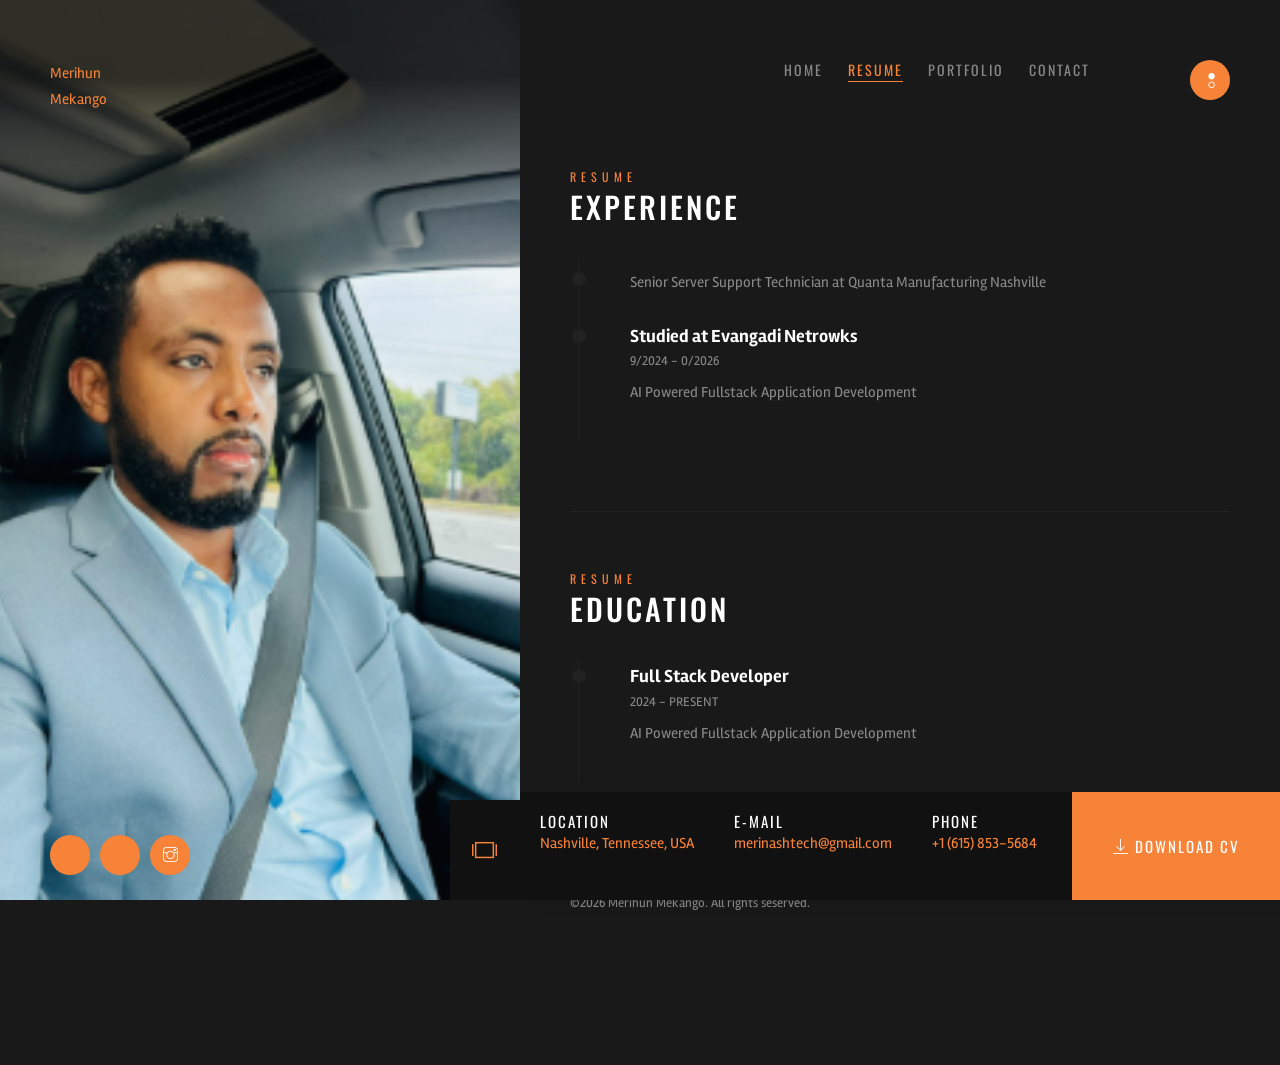
<file: dark/resume.html>
<!DOCTYPE html>
<html lang="en">
<head>
    <meta charset="utf-8">
    <meta name="viewport" content="width=device-width, initial-scale=1">
    <title>Personal Website</title>
    <meta name="description" content="McCan is a creative, minimal, and multipurpose portfolio template for freelancers, agencies, and resumes. Build a professional personal brand with a clean and responsive design.">
    <meta name="keywords" content="personal portfolio, resume, cv, freelancer, creative agency, business, photo studio, bootstrap 5, minimal, clean, responsive, vCard, digital portfolio, branding, duruthemes, mccan template">
    <meta name="author" content="DuruThemes">
    <meta name="robots" content="index, follow">
    <link rel="canonical" href="https://duruthemes.com/demo/html/mccan/dark/">
    <link rel="icon" href="images/favicon.png" type="image/png">
    <link rel="preconnect" href="https://fonts.googleapis.com">
    <link rel="preconnect" href="https://fonts.gstatic.com" crossorigin>
    <link href="https://fonts.googleapis.com/css2?family=Oswald:wght@200..700&family=Rambla:ital,wght@0,400;0,700;1,400;1,700&display=swap" rel="stylesheet">
    <link rel="stylesheet" href="assets/css/bootstrap.min.css">
    <link rel="stylesheet" href="assets/css/et-lineicons.css">
    <link rel="stylesheet" href="assets/css/themify-icons.css">
    <link rel="stylesheet" href="assets/css/owl.carousel.min.css">
    <link rel="stylesheet" href="assets/css/style.css">
    <link rel="stylesheet" href="assets/css/style-animations.css"> 
</head>
<body class="cv has-additional-menu-content">
    <header id="identity">
        <!-- Logo -->
        <div class="logo">
            <!-- <a href="index.html" class="logo-link" rel="home"><img src="images/logo.png" class="logo" alt=""></a> -->
         <a href="index.html" class="logo-link" rel="home"> Merihun Mekango</a>
        </div>
    </header>
    <!-- Menu -->
    <div id="site-menu">
        <nav class="nav-menu">
            <ul>
                <li class="menu-item"><a href="index.html">Home</a></li>
                <li class="menu-item current-menu-item"><a href="resume.html">Resume</a></li>
                <li class="menu-item"><a href="portfolio.html">Portfolio</a></li>
                <!-- <li class="menu-item menu-item-has-children"><a href="blog.html">Blog</a>
                    <a href="index.html#" class="menu-expand mdi"></a>
                    <ul class="sub-menu">
                        <li class="menu-item"><a href="post.html">Post</a></li>
                        <li class="menu-item menu-item-has-children"> <a href="#">Submenu - 1</a>
                            <a href="index.html#" class="menu-expand mdi"></a>
                            <ul class="sub-menu">
                                <li class="menu-item"><a href="#">Submenu - 2</a></li>
                                <li class="menu-item"><a href="#">Submenu - 2</a></li>
                            </ul>
                        </li>
                    </ul>
                </li> -->
                <li class="menu-item"><a href="contact.html">Contact</a></li>
            </ul>
        </nav>
    </div>
    <div class="menu-overlay"></div>
    <div class="site-menu-toggle">
        <a href="single-accomodation.html#site-menu" class="ti"> <span class="screen-reader-text">Toggle navigation</span> </a>
    </div>
    <!-- Social Media -->
   <div id="social-profiles">
        <nav class="social-menu">
            <ul>
                <li class="menu-item"><a href="#" target="_blank"><span class="ti"></span></a></li>
                <li class="menu-item"><a href="#" target="_blank"><span class="ti"></span></a></li>
                <li class="menu-item"><a href="http://instagram.com" target="_blank"><span class="ti"></span></a></li>
            </ul>
        </nav>
    </div>
    <!-- Media -->
    <div class="hero-media">
        <div class="owl-carousel" data-expand-duration="800">
            <div class="item owl-lazy" data-src="images/lastbest.png"></div>
        </div> <span class="overlay"></span> <span class="ti ti-spin ti-loading"></span>
    </div>
    <!-- Content -->
    <div class="content-wrap clearfix">
        <div class="mccan page">
            <h3 class="title-small">Resume</h3>
            <h2 class="title">Experience</h2>
            <div class="content">
                <div class="grid-container">
                    <div class="grid-column">
                        <ul class="timeline">
                            <li>
                                <div class="timeline-content">
                                    <!-- <h4>Master In Computer Science</h4> <span class="timeline-date">2014 - 2016</span> -->
                             <p>Senior Server Support Technician at Quanta Manufacturing Nashville </p>
                                </div>
                            </li>
                            <li>
                                <div class="timeline-content">
                                    <h4>Studied at Evangadi Netrowks</h4> <span class="timeline-date">9/2024 - 0/2026</span>
                                    <p> AI Powered Fullstack Application Development</p>
                                </div>
                            </li>
                            <!-- <li>
                                <div class="timeline-content">
                                    <h4>Studied at MBA Hight School</h4> <span class="timeline-date">2006 - 2010</span>
                                    <p>Education convallis lacinia est et volutpat
                                        . Ut interdum lectus velit ac venenatis odio frina vivense auris tincidun diamanisi mollis rhoncus. Nam non ante conse malesuada. Quality interdum lectus odio erince imperdiet augue erat aliquer interdume turpis congue aliquam.</p>
                                </div>
                            </li> -->
                        </ul>
                    </div>
                </div>
            </div>
        </div>
        <div class="divider1"></div>
        <div class="mccan page">
            <h3 class="title-small">Resume</h3>
            <h2 class="title">Education</h2>
            <div class="content">
                <div class="grid-container">
                    <div class="grid-column">
                        <ul class="timeline">
                            <li>
                                <div class="timeline-content">
                                    <h4>Full Stack Developer</h4> <span class="timeline-date">2024 - Present</span>
                                    <p>AI Powered Fullstack Application Development</p></p>
                                </div>
                            </li>
                            <!-- <li>
                                <div class="timeline-content">
                                    <h4>Creative Content Developer</h4> <span class="timeline-date">2017 - 2018</span>
                                    <p>Education convallis lacinia est et volutpat. Ut interdum lectus velit ac venenatis odio frina vivense auris tincidun diamanisi mollis rhoncus. Nam non ante conse malesuada. Quality interdum lectus odio erince imperdiet augue erat aliquer interdume turpis congue aliquam.</p>
                                </div>
                            </li>
                            <li>
                                <div class="timeline-content">
                                    <h4>Web Design and Developer</h4> <span class="timeline-date">2015 - 2017</span>
                                    <p>Education convallis lacinia est et volutpat. Ut interdum lectus velit ac venenatis odio frina vivense auris tincidun diamanisi mollis rhoncus. Nam non ante conse malesuada. Quality interdum lectus odio erince imperdiet augue erat aliquer interdume turpis congue aliquam.</p>
                                </div>
                            </li> -->
                        </ul>
                    </div>
                </div>
            </div>
        </div>
        <!-- Copyright -->
        <div class="copyright">
            <p>&copy;2026 Merihun Mekango. All rights seserved.</p>
        </div>
    </div>
    <!-- Hidden Menu -->
    <div class="additional-menu-content">
        <h3 class="title-small">Web Designer</h3>
        <h2 class="title">Merihun Mekango</h2> <img src="images/mylog2.jpeg" alt="">
        <p>Hello! My name is Merihun Mekango. As a highly skilled Web Designer, I combine my creative talent with deep strategic knowledge to bring your digital vision to life independently. I expertly design user-friendly interfaces, engaging brand identities, and modern websites that work flawlessly on any device. By properly executing all related digital tasks with my own expertise and skills, I ensure your business stands out and thrives in the digital world..</p> <a href="#" class="btn ajax">Hire Me</a>
        <!-- <div class="divider2"></div>
        <h3 class="title-small">@rorymccan</h3>
        <h2 class="title">Instagram</h2>
        <div class="sb-widget fl-wrap">
            <div class="insta-thumb">
                <a href="#"><img src="images/insta/01.jpg" alt=""></a>
                <a href="#"><img src="images/insta/02.jpg" alt=""></a>
                <a href="#"><img src="images/insta/03.jpg" alt=""></a>
                <a href="#"><img src="images/insta/04.jpg" alt=""></a>
                <a href="#"><img src="images/insta/05.jpg" alt=""></a>
                <a href="#"><img src="images/insta/06.jpg" alt=""></a>
            </div>
        </div> -->
    </div>
    <!-- My Info -->
  <div class="my-info">
        <div class="box">
            <div class="field field-my-info field-separator">
                <h6>Location</h6>
                <p>Nashville, Tennessee, USA</p>
            </div>
            <div class="field field-my-info field-separator">
                <h6>E-Mail</h6>
                <p>merinashtech@gmail.com</p>
            </div>
            <div class="field field-my-info field-separator">
                <h6>Phone</h6>
                <p>+1 (615) 853-5684</p>
            </div>
            <div class="clear"></div>
            <button type="submit" class="button-color"><span class="ti-download"></span> DOWNLOAD CV</button>
        </div>
    </div>
    <!-- Js -->
    <script src="assets/js/jquery-3.3.1.min.js"></script>
    <script src="assets/js/modernizr-custom.js"></script>
    <script src="assets/js/owl-carousel.min.js"></script>
    <script src="assets/js/functions.js"></script>
</body>
</html>
</file>
<file: dark/assets/css/themify-icons.css>
@font-face {
	font-family: 'themify';
	src:url('../fonts/themify.eot');
	src:url('../fonts/themify.eot?#iefix') format('embedded-opentype'),
		url('../fonts/themify.woff') format('woff'),
		url('../fonts/themify.ttf') format('truetype'),
		url('../fonts/themify.svg') format('svg');
	font-weight: normal;
	font-style: normal;
}

[class^="ti-"], [class*=" ti-"] {
	font-family: 'themify';
	speak: none;
	font-style: normal;
	font-weight: normal;
	font-variant: normal;
	text-transform: none;
	line-height: 1;

	/* Better Font Rendering =========== */
	-webkit-font-smoothing: antialiased;
	-moz-osx-font-smoothing: grayscale;
}

.ti-wand:before {
	content: "\e600";
}
.ti-volume:before {
	content: "\e601";
}
.ti-user:before {
	content: "\e602";
}
.ti-unlock:before {
	content: "\e603";
}
.ti-unlink:before {
	content: "\e604";
}
.ti-trash:before {
	content: "\e605";
}
.ti-thought:before {
	content: "\e606";
}
.ti-target:before {
	content: "\e607";
}
.ti-tag:before {
	content: "\e608";
}
.ti-tablet:before {
	content: "\e609";
}
.ti-star:before {
	content: "\e60a";
}
.ti-spray:before {
	content: "\e60b";
}
.ti-signal:before {
	content: "\e60c";
}
.ti-shopping-cart:before {
	content: "\e60d";
}
.ti-shopping-cart-full:before {
	content: "\e60e";
}
.ti-settings:before {
	content: "\e60f";
}
.ti-search:before {
	content: "\e610";
}
.ti-zoom-in:before {
	content: "\e611";
}
.ti-zoom-out:before {
	content: "\e612";
}
.ti-cut:before {
	content: "\e613";
}
.ti-ruler:before {
	content: "\e614";
}
.ti-ruler-pencil:before {
	content: "\e615";
}
.ti-ruler-alt:before {
	content: "\e616";
}
.ti-bookmark:before {
	content: "\e617";
}
.ti-bookmark-alt:before {
	content: "\e618";
}
.ti-reload:before {
	content: "\e619";
}
.ti-plus:before {
	content: "\e61a";
}
.ti-pin:before {
	content: "\e61b";
}
.ti-pencil:before {
	content: "\e61c";
}
.ti-pencil-alt:before {
	content: "\e61d";
}
.ti-paint-roller:before {
	content: "\e61e";
}
.ti-paint-bucket:before {
	content: "\e61f";
}
.ti-na:before {
	content: "\e620";
}
.ti-mobile:before {
	content: "\e621";
}
.ti-minus:before {
	content: "\e622";
}
.ti-medall:before {
	content: "\e623";
}
.ti-medall-alt:before {
	content: "\e624";
}
.ti-marker:before {
	content: "\e625";
}
.ti-marker-alt:before {
	content: "\e626";
}
.ti-arrow-up:before {
	content: "\e627";
}
.ti-arrow-right:before {
	content: "\e628";
}
.ti-arrow-left:before {
	content: "\e629";
}
.ti-arrow-down:before {
	content: "\e62a";
}
.ti-lock:before {
	content: "\e62b";
}
.ti-location-arrow:before {
	content: "\e62c";
}
.ti-link:before {
	content: "\e62d";
}
.ti-layout:before {
	content: "\e62e";
}
.ti-layers:before {
	content: "\e62f";
}
.ti-layers-alt:before {
	content: "\e630";
}
.ti-key:before {
	content: "\e631";
}
.ti-import:before {
	content: "\e632";
}
.ti-image:before {
	content: "\e633";
}
.ti-heart:before {
	content: "\e634";
}
.ti-heart-broken:before {
	content: "\e635";
}
.ti-hand-stop:before {
	content: "\e636";
}
.ti-hand-open:before {
	content: "\e637";
}
.ti-hand-drag:before {
	content: "\e638";
}
.ti-folder:before {
	content: "\e639";
}
.ti-flag:before {
	content: "\e63a";
}
.ti-flag-alt:before {
	content: "\e63b";
}
.ti-flag-alt-2:before {
	content: "\e63c";
}
.ti-eye:before {
	content: "\e63d";
}
.ti-export:before {
	content: "\e63e";
}
.ti-exchange-vertical:before {
	content: "\e63f";
}
.ti-desktop:before {
	content: "\e640";
}
.ti-cup:before {
	content: "\e641";
}
.ti-crown:before {
	content: "\e642";
}
.ti-comments:before {
	content: "\e643";
}
.ti-comment:before {
	content: "\e644";
}
.ti-comment-alt:before {
	content: "\e645";
}
.ti-close:before {
	content: "\e646";
}
.ti-clip:before {
	content: "\e647";
}
.ti-angle-up:before {
	content: "\e648";
}
.ti-angle-right:before {
	content: "\e649";
}
.ti-angle-left:before {
	content: "\e64a";
}
.ti-angle-down:before {
	content: "\e64b";
}
.ti-check:before {
	content: "\e64c";
}
.ti-check-box:before {
	content: "\e64d";
}
.ti-camera:before {
	content: "\e64e";
}
.ti-announcement:before {
	content: "\e64f";
}
.ti-brush:before {
	content: "\e650";
}
.ti-briefcase:before {
	content: "\e651";
}
.ti-bolt:before {
	content: "\e652";
}
.ti-bolt-alt:before {
	content: "\e653";
}
.ti-blackboard:before {
	content: "\e654";
}
.ti-bag:before {
	content: "\e655";
}
.ti-move:before {
	content: "\e656";
}
.ti-arrows-vertical:before {
	content: "\e657";
}
.ti-arrows-horizontal:before {
	content: "\e658";
}
.ti-fullscreen:before {
	content: "\e659";
}
.ti-arrow-top-right:before {
	content: "\e65a";
}
.ti-arrow-top-left:before {
	content: "\e65b";
}
.ti-arrow-circle-up:before {
	content: "\e65c";
}
.ti-arrow-circle-right:before {
	content: "\e65d";
}
.ti-arrow-circle-left:before {
	content: "\e65e";
}
.ti-arrow-circle-down:before {
	content: "\e65f";
}
.ti-angle-double-up:before {
	content: "\e660";
}
.ti-angle-double-right:before {
	content: "\e661";
}
.ti-angle-double-left:before {
	content: "\e662";
}
.ti-angle-double-down:before {
	content: "\e663";
}
.ti-zip:before {
	content: "\e664";
}
.ti-world:before {
	content: "\e665";
}
.ti-wheelchair:before {
	content: "\e666";
}
.ti-view-list:before {
	content: "\e667";
}
.ti-view-list-alt:before {
	content: "\e668";
}
.ti-view-grid:before {
	content: "\e669";
}
.ti-uppercase:before {
	content: "\e66a";
}
.ti-upload:before {
	content: "\e66b";
}
.ti-underline:before {
	content: "\e66c";
}
.ti-truck:before {
	content: "\e66d";
}
.ti-timer:before {
	content: "\e66e";
}
.ti-ticket:before {
	content: "\e66f";
}
.ti-thumb-up:before {
	content: "\e670";
}
.ti-thumb-down:before {
	content: "\e671";
}
.ti-text:before {
	content: "\e672";
}
.ti-stats-up:before {
	content: "\e673";
}
.ti-stats-down:before {
	content: "\e674";
}
.ti-split-v:before {
	content: "\e675";
}
.ti-split-h:before {
	content: "\e676";
}
.ti-smallcap:before {
	content: "\e677";
}
.ti-shine:before {
	content: "\e678";
}
.ti-shift-right:before {
	content: "\e679";
}
.ti-shift-left:before {
	content: "\e67a";
}
.ti-shield:before {
	content: "\e67b";
}
.ti-notepad:before {
	content: "\e67c";
}
.ti-server:before {
	content: "\e67d";
}
.ti-quote-right:before {
	content: "\e67e";
}
.ti-quote-left:before {
	content: "\e67f";
}
.ti-pulse:before {
	content: "\e680";
}
.ti-printer:before {
	content: "\e681";
}
.ti-power-off:before {
	content: "\e682";
}
.ti-plug:before {
	content: "\e683";
}
.ti-pie-chart:before {
	content: "\e684";
}
.ti-paragraph:before {
	content: "\e685";
}
.ti-panel:before {
	content: "\e686";
}
.ti-package:before {
	content: "\e687";
}
.ti-music:before {
	content: "\e688";
}
.ti-music-alt:before {
	content: "\e689";
}
.ti-mouse:before {
	content: "\e68a";
}
.ti-mouse-alt:before {
	content: "\e68b";
}
.ti-money:before {
	content: "\e68c";
}
.ti-microphone:before {
	content: "\e68d";
}
.ti-menu:before {
	content: "\e68e";
}
.ti-menu-alt:before {
	content: "\e68f";
}
.ti-map:before {
	content: "\e690";
}
.ti-map-alt:before {
	content: "\e691";
}
.ti-loop:before {
	content: "\e692";
}
.ti-location-pin:before {
	content: "\e693";
}
.ti-list:before {
	content: "\e694";
}
.ti-light-bulb:before {
	content: "\e695";
}
.ti-Italic:before {
	content: "\e696";
}
.ti-info:before {
	content: "\e697";
}
.ti-infinite:before {
	content: "\e698";
}
.ti-id-badge:before {
	content: "\e699";
}
.ti-hummer:before {
	content: "\e69a";
}
.ti-home:before {
	content: "\e69b";
}
.ti-help:before {
	content: "\e69c";
}
.ti-headphone:before {
	content: "\e69d";
}
.ti-harddrives:before {
	content: "\e69e";
}
.ti-harddrive:before {
	content: "\e69f";
}
.ti-gift:before {
	content: "\e6a0";
}
.ti-game:before {
	content: "\e6a1";
}
.ti-filter:before {
	content: "\e6a2";
}
.ti-files:before {
	content: "\e6a3";
}
.ti-file:before {
	content: "\e6a4";
}
.ti-eraser:before {
	content: "\e6a5";
}
.ti-envelope:before {
	content: "\e6a6";
}
.ti-download:before {
	content: "\e6a7";
}
.ti-direction:before {
	content: "\e6a8";
}
.ti-direction-alt:before {
	content: "\e6a9";
}
.ti-dashboard:before {
	content: "\e6aa";
}
.ti-control-stop:before {
	content: "\e6ab";
}
.ti-control-shuffle:before {
	content: "\e6ac";
}
.ti-control-play:before {
	content: "\e6ad";
}
.ti-control-pause:before {
	content: "\e6ae";
}
.ti-control-forward:before {
	content: "\e6af";
}
.ti-control-backward:before {
	content: "\e6b0";
}
.ti-cloud:before {
	content: "\e6b1";
}
.ti-cloud-up:before {
	content: "\e6b2";
}
.ti-cloud-down:before {
	content: "\e6b3";
}
.ti-clipboard:before {
	content: "\e6b4";
}
.ti-car:before {
	content: "\e6b5";
}
.ti-calendar:before {
	content: "\e6b6";
}
.ti-book:before {
	content: "\e6b7";
}
.ti-bell:before {
	content: "\e6b8";
}
.ti-basketball:before {
	content: "\e6b9";
}
.ti-bar-chart:before {
	content: "\e6ba";
}
.ti-bar-chart-alt:before {
	content: "\e6bb";
}
.ti-back-right:before {
	content: "\e6bc";
}
.ti-back-left:before {
	content: "\e6bd";
}
.ti-arrows-corner:before {
	content: "\e6be";
}
.ti-archive:before {
	content: "\e6bf";
}
.ti-anchor:before {
	content: "\e6c0";
}
.ti-align-right:before {
	content: "\e6c1";
}
.ti-align-left:before {
	content: "\e6c2";
}
.ti-align-justify:before {
	content: "\e6c3";
}
.ti-align-center:before {
	content: "\e6c4";
}
.ti-alert:before {
	content: "\e6c5";
}
.ti-alarm-clock:before {
	content: "\e6c6";
}
.ti-agenda:before {
	content: "\e6c7";
}
.ti-write:before {
	content: "\e6c8";
}
.ti-window:before {
	content: "\e6c9";
}
.ti-widgetized:before {
	content: "\e6ca";
}
.ti-widget:before {
	content: "\e6cb";
}
.ti-widget-alt:before {
	content: "\e6cc";
}
.ti-wallet:before {
	content: "\e6cd";
}
.ti-video-clapper:before {
	content: "\e6ce";
}
.ti-video-camera:before {
	content: "\e6cf";
}
.ti-vector:before {
	content: "\e6d0";
}
.ti-themify-logo:before {
	content: "\e6d1";
}
.ti-themify-favicon:before {
	content: "\e6d2";
}
.ti-themify-favicon-alt:before {
	content: "\e6d3";
}
.ti-support:before {
	content: "\e6d4";
}
.ti-stamp:before {
	content: "\e6d5";
}
.ti-split-v-alt:before {
	content: "\e6d6";
}
.ti-slice:before {
	content: "\e6d7";
}
.ti-shortcode:before {
	content: "\e6d8";
}
.ti-shift-right-alt:before {
	content: "\e6d9";
}
.ti-shift-left-alt:before {
	content: "\e6da";
}
.ti-ruler-alt-2:before {
	content: "\e6db";
}
.ti-receipt:before {
	content: "\e6dc";
}
.ti-pin2:before {
	content: "\e6dd";
}
.ti-pin-alt:before {
	content: "\e6de";
}
.ti-pencil-alt2:before {
	content: "\e6df";
}
.ti-palette:before {
	content: "\e6e0";
}
.ti-more:before {
	content: "\e6e1";
}
.ti-more-alt:before {
	content: "\e6e2";
}
.ti-microphone-alt:before {
	content: "\e6e3";
}
.ti-magnet:before {
	content: "\e6e4";
}
.ti-line-double:before {
	content: "\e6e5";
}
.ti-line-dotted:before {
	content: "\e6e6";
}
.ti-line-dashed:before {
	content: "\e6e7";
}
.ti-layout-width-full:before {
	content: "\e6e8";
}
.ti-layout-width-default:before {
	content: "\e6e9";
}
.ti-layout-width-default-alt:before {
	content: "\e6ea";
}
.ti-layout-tab:before {
	content: "\e6eb";
}
.ti-layout-tab-window:before {
	content: "\e6ec";
}
.ti-layout-tab-v:before {
	content: "\e6ed";
}
.ti-layout-tab-min:before {
	content: "\e6ee";
}
.ti-layout-slider:before {
	content: "\e6ef";
}
.ti-layout-slider-alt:before {
	content: "\e6f0";
}
.ti-layout-sidebar-right:before {
	content: "\e6f1";
}
.ti-layout-sidebar-none:before {
	content: "\e6f2";
}
.ti-layout-sidebar-left:before {
	content: "\e6f3";
}
.ti-layout-placeholder:before {
	content: "\e6f4";
}
.ti-layout-menu:before {
	content: "\e6f5";
}
.ti-layout-menu-v:before {
	content: "\e6f6";
}
.ti-layout-menu-separated:before {
	content: "\e6f7";
}
.ti-layout-menu-full:before {
	content: "\e6f8";
}
.ti-layout-media-right-alt:before {
	content: "\e6f9";
}
.ti-layout-media-right:before {
	content: "\e6fa";
}
.ti-layout-media-overlay:before {
	content: "\e6fb";
}
.ti-layout-media-overlay-alt:before {
	content: "\e6fc";
}
.ti-layout-media-overlay-alt-2:before {
	content: "\e6fd";
}
.ti-layout-media-left-alt:before {
	content: "\e6fe";
}
.ti-layout-media-left:before {
	content: "\e6ff";
}
.ti-layout-media-center-alt:before {
	content: "\e700";
}
.ti-layout-media-center:before {
	content: "\e701";
}
.ti-layout-list-thumb:before {
	content: "\e702";
}
.ti-layout-list-thumb-alt:before {
	content: "\e703";
}
.ti-layout-list-post:before {
	content: "\e704";
}
.ti-layout-list-large-image:before {
	content: "\e705";
}
.ti-layout-line-solid:before {
	content: "\e706";
}
.ti-layout-grid4:before {
	content: "\e707";
}
.ti-layout-grid3:before {
	content: "\e708";
}
.ti-layout-grid2:before {
	content: "\e709";
}
.ti-layout-grid2-thumb:before {
	content: "\e70a";
}
.ti-layout-cta-right:before {
	content: "\e70b";
}
.ti-layout-cta-left:before {
	content: "\e70c";
}
.ti-layout-cta-center:before {
	content: "\e70d";
}
.ti-layout-cta-btn-right:before {
	content: "\e70e";
}
.ti-layout-cta-btn-left:before {
	content: "\e70f";
}
.ti-layout-column4:before {
	content: "\e710";
}
.ti-layout-column3:before {
	content: "\e711";
}
.ti-layout-column2:before {
	content: "\e712";
}
.ti-layout-accordion-separated:before {
	content: "\e713";
}
.ti-layout-accordion-merged:before {
	content: "\e714";
}
.ti-layout-accordion-list:before {
	content: "\e715";
}
.ti-ink-pen:before {
	content: "\e716";
}
.ti-info-alt:before {
	content: "\e717";
}
.ti-help-alt:before {
	content: "\e718";
}
.ti-headphone-alt:before {
	content: "\e719";
}
.ti-hand-point-up:before {
	content: "\e71a";
}
.ti-hand-point-right:before {
	content: "\e71b";
}
.ti-hand-point-left:before {
	content: "\e71c";
}
.ti-hand-point-down:before {
	content: "\e71d";
}
.ti-gallery:before {
	content: "\e71e";
}
.ti-face-smile:before {
	content: "\e71f";
}
.ti-face-sad:before {
	content: "\e720";
}
.ti-credit-card:before {
	content: "\e721";
}
.ti-control-skip-forward:before {
	content: "\e722";
}
.ti-control-skip-backward:before {
	content: "\e723";
}
.ti-control-record:before {
	content: "\e724";
}
.ti-control-eject:before {
	content: "\e725";
}
.ti-comments-smiley:before {
	content: "\e726";
}
.ti-brush-alt:before {
	content: "\e727";
}
.ti-youtube:before {
	content: "\e728";
}
.ti-vimeo:before {
	content: "\e729";
}
.ti-twitter:before {
	content: "\e72a";
}
.ti-time:before {
	content: "\e72b";
}
.ti-tumblr:before {
	content: "\e72c";
}
.ti-skype:before {
	content: "\e72d";
}
.ti-share:before {
	content: "\e72e";
}
.ti-share-alt:before {
	content: "\e72f";
}
.ti-rocket:before {
	content: "\e730";
}
.ti-pinterest:before {
	content: "\e731";
}
.ti-new-window:before {
	content: "\e732";
}
.ti-microsoft:before {
	content: "\e733";
}
.ti-list-ol:before {
	content: "\e734";
}
.ti-linkedin:before {
	content: "\e735";
}
.ti-layout-sidebar-2:before {
	content: "\e736";
}
.ti-layout-grid4-alt:before {
	content: "\e737";
}
.ti-layout-grid3-alt:before {
	content: "\e738";
}
.ti-layout-grid2-alt:before {
	content: "\e739";
}
.ti-layout-column4-alt:before {
	content: "\e73a";
}
.ti-layout-column3-alt:before {
	content: "\e73b";
}
.ti-layout-column2-alt:before {
	content: "\e73c";
}
.ti-instagram:before {
	content: "\e73d";
}
.ti-google:before {
	content: "\e73e";
}
.ti-github:before {
	content: "\e73f";
}
.ti-flickr:before {
	content: "\e740";
}
.ti-facebook:before {
	content: "\e741";
}
.ti-dropbox:before {
	content: "\e742";
}
.ti-dribbble:before {
	content: "\e743";
}
.ti-apple:before {
	content: "\e744";
}
.ti-android:before {
	content: "\e745";
}
.ti-save:before {
	content: "\e746";
}
.ti-save-alt:before {
	content: "\e747";
}
.ti-yahoo:before {
	content: "\e748";
}
.ti-wordpress:before {
	content: "\e749";
}
.ti-vimeo-alt:before {
	content: "\e74a";
}
.ti-twitter-alt:before {
	content: "\e74b";
}
.ti-tumblr-alt:before {
	content: "\e74c";
}
.ti-trello:before {
	content: "\e74d";
}
.ti-stack-overflow:before {
	content: "\e74e";
}
.ti-soundcloud:before {
	content: "\e74f";
}
.ti-sharethis:before {
	content: "\e750";
}
.ti-sharethis-alt:before {
	content: "\e751";
}
.ti-reddit:before {
	content: "\e752";
}
.ti-pinterest-alt:before {
	content: "\e753";
}
.ti-microsoft-alt:before {
	content: "\e754";
}
.ti-linux:before {
	content: "\e755";
}
.ti-jsfiddle:before {
	content: "\e756";
}
.ti-joomla:before {
	content: "\e757";
}
.ti-html5:before {
	content: "\e758";
}
.ti-flickr-alt:before {
	content: "\e759";
}
.ti-email:before {
	content: "\e75a";
}
.ti-drupal:before {
	content: "\e75b";
}
.ti-dropbox-alt:before {
	content: "\e75c";
}
.ti-css3:before {
	content: "\e75d";
}
.ti-rss:before {
	content: "\e75e";
}
.ti-rss-alt:before {
	content: "\e75f";
}
</file>
<file: dark/assets/css/style.css>
/* ===================================

 01. General Settings
 02. Useful Classes
 03. Owl Carousel
 04. Hero Section
 05. Logo
 06. Mobile Menu Toggle
 07. Site Menu
 08. Social Links & Menu
 09. Additional Menu Content
 10. Menu Overlay
 11. My Info
 12. Content Section
 13. Services styles
 14. Timeline styles
 15. Project styles
 16. Footer

=================================== */


/* 01. General Settings */
html,
body {
    -moz-osx-font-smoothing: grayscale;
    -webkit-font-smoothing: antialiased;
    -moz-font-smoothing: antialiased;
    font-smoothing: antialiased;
}

body {
    font-family: 'Rambla', sans-serif;
    color: #888;
    font-weight: 400;
    font-size: 15px;
    line-height: 1.75em;
    min-height: 100%;
    position: relative;
    overflow-x: hidden;
    background-color: #191919;
}

p {
    font-family: 'Rambla', sans-serif;
    font-size: 15px;
    line-height: 1.75em;
    font-weight: 400;
    color: #888;
    margin: 0 0 20px;
}

h1,
h2,
h3,
h4,
h5,
h6 {
    margin: 0;
    color: #fff;
    font-weight: 500;
}

h1 a,
h2 a,
h3 a,
h4 a,
h5 a,
h6 a {
    font-weight: inherit;
}

h1 a,
h2 a,
h3 a,
h4 a,
h5 a,
h6 a,
h1 a:hover,
h2 a:hover,
h3 a:hover,
h4 a:hover,
h5 a:hover,
h6 a:hover,
h1 a:focus,
h2 a:focus,
h3 a:focus,
h4 a:focus,
h5 a:focus,
h6 a:focus {
    color: inherit;
    text-decoration: none;
}

hr {
    background-color: #eee;
    border: 0;
    height: 3px;
    margin-top: 60px;
    margin-bottom: 60px;
}

ul,
ol,
dl,
table,
pre,
form {
    margin: 0;
}

ul {
    list-style-type: disc;
    padding: 0;
}

ol {
    list-style-type: decimal;
    padding: 0;
}

ul ul,
ol ul {
    list-style-type: circle;
}

ul ol,
ol ol {
    list-style-type: lower-alpha;
}

ol ol ol {
    list-style-type: decimal;
}

ul ul,
ol ul {
    padding-left: 1em;
}

ul ol,
ol ol {
    padding-left: 1.4em;
}

dt {
    font-weight: 500;
}

dd {
    margin-left: 0;
    padding-left: 1.5em;
}

figure {
    margin: 0;
}

table {
    border-collapse: collapse;
    border-spacing: 0;
    border-width: 0;
    width: 100%;
}

caption {
    font-size: 2rem;
    text-align: left;
}

th {
    font-weight: 500;
}

td {
    font-weight: 400;
}

th,
td {
    border-bottom: 1px solid #f9f9f9;
    padding: .75em 0;
    text-align: left;
}

thead {
    font-size: 1.2rem;
    text-transform: uppercase;
}

thead th {
    padding: .5em 0;
    border-bottom-width: 3px;
}

table tfoot tr:last-child td {
    border-bottom: 0;
}

fieldset {
    border-width: 0;
    clear: both;
    margin: 0 0 3.25em;
    padding: 0;
}

fieldset > :last-child {
    margin-bottom: 0;
}

legend {
    border-bottom: 1px solid #f9f9f9;
    font-size: 1.3rem;
    font-weight: 500;
    line-height: 1.625;
    margin-bottom: 1.625em;
    padding-bottom: 0.53846154em;
    text-transform: uppercase;
    width: 100%;
}

dfn,
cite,
em,
i,
q {
    font-style: italic;
}

address {
    margin: 0 0 1.625em;
}

pre {
    font-size: .9rem;
    line-height: 1.6;
    max-width: 100%;
    overflow: auto;
    padding: 1.6em;
    white-space: pre;
    white-space: pre-wrap;
    word-wrap: break-word;
    background: #f9f9f9;
    border: 3px solid #f9f9f9;
    color: #101010;
}

code,
kbd,
tt,
var,
samp,
pre {
    font-family: 'Rambla', sans-serif;
    -webkit-hyphens: none;
    hyphens: none;
    -ms-hyphens: none;
}

ins {
    padding: 0 .3em;
    text-decoration: none;
    background-color: #fffad4;
    border-radius: 3px;
}

mark {
    padding: 0 .3em;
    background-color: #101010;
    color: #fff;
    border-radius: 3px;
}

abbr[title],
acronym[title] {
    text-decoration: none;
    border-bottom: 1px dotted #EEE;
    cursor: help;
}

img {
    border: 0;
    height: auto;
    -ms-interpolation-mode: bicubic;
    max-width: 100%;
    vertical-align: middle;
}

del,
.low-opacity {
    opacity: .6;
}

big,
.big {
    font-size: 120%;
}

small,
.small {
    font-size: 80%;
}

video {
    height: auto;
}

video,
embed,
iframe,
object {
    max-width: 100%;
    margin-bottom: 1.5em;
}

.mt-30 {
    margin-top: 30px;
}

.mb-20 {
    margin-bottom: 20px;
}


/* Links */

a,
a:hover {
    color: #F68338;
}

a {
    text-decoration: none;
    font-weight: 500;
}

a:focus {
    outline: inherit;
}

b,
strong {
    font-weight: bold;
    color: #fff;
}


/* Form elements */
/* text field */
button,
input,
optgroup,
select,
textarea {
    font-family: 'Rambla', sans-serif;
}
input[type="password"]:focus,
input[type="email"]:focus,
input[type="text"]:focus,
input[type="file"]:focus,
input[type="radio"]:focus,
input[type="checkbox"]:focus,
textarea:focus {
    outline: none;
}
input[type="password"],
input[type="email"],
input[type="text"],
input[type="file"],
textarea {
    max-width: 100%;
    margin-bottom: 10px;
    padding: 10px 0;
    height: auto;
    background-color: transparent;
    -webkit-box-shadow: none;
    box-shadow: none;
    border-width: 0 0 1px;
    border-style: solid;
    display: block;
    width: 100%;
    line-height: 1.5em;
    font-family: 'Rambla', sans-serif;
    font-size: 15px;
    font-weight: 400;
    color: #888;
    background-image: none;
    border-bottom: 1px solid #222;
    border-color: ease-in-out .15s, box-shadow ease-in-out .15s;
}
input:focus,
textarea:focus {
    border-bottom-width: 1px;
    border-color: #F68338;
}
input[type="submit"],
input[type="reset"],
input[type="button"],
button {
    text-shadow: none;
    -webkit-box-shadow: none;
    box-shadow: none;
    line-height: 1.75em;
    -webkit-transition: background-color .15s ease-out;
    transition: background-color .15s ease-out;
    background: #F68338;
    border: 1px solid transparent;
}
input[type="submit"]:hover,
input[type="reset"]:hover,
input[type="button"]:hover,
button:hover {
    background-color: #323232;
    color: #fff;
    border: 1px solid transparent;
}
select {
    padding: 10px;
    border-radius: 5px;
}
table,
th,
tr,
td {

}
th,
tr,
td {
    padding: 10px;
}
input[type="radio"],
input[type="checkbox"] {
    display: inline;
}
/* submit and alert success  */
input[type="submit"] {
    background: #F68338;
    color: #fff;
    padding: 8px 20px;
    margin: 0;
    position: relative;
}
.alert-success {
    background: transparent;
    color: #888;
    border: 1px solid #F68338;
    border-radius: 0px;
}
/* placeholder */
::-webkit-input-placeholder {
    color: #888;
}
:-moz-placeholder {
    color: #888;
}
::-moz-placeholder {
    color: #888;
    opacity: 1;
}
:-ms-input-placeholder {
    color: #888;
}



/* button */
.btn {
    padding: 8px 20px;
    cursor: pointer;
    background: #F68338;
    -webkit-appearance: none;
    position: relative;
    color: #fff;
    font-size: 15px;
    font-weight: 400;
    display: inline-block;
    border-radius: 0;
    border: 1px solid #F68338;
}

.btn:hover {
    color: #fff;
    background-color: #222;
    border: 1px solid #222;
}


/* 03. Useful classes */

.sr-only,
.screen-reader-text {
    position: absolute;
    width: 1px;
    height: 1px;
    padding: 0;
    margin: -1px;
    overflow: hidden;
    clip: rect(0px, 0px, 0px, 0px);
    border: 0 none;
}

.clearfix:after {
    content: "";
    display: table;
    clear: both;
}

.clear {
    clear: both;
    display: block;
    height: 0;
    overflow: hidden;
    visibility: hidden;
    width: 0;
}

.alignleft {
    float: left;
    margin-right: 1.65em;
    margin-bottom: 1.65rem;
}

.alignright {
    float: right;
    margin-left: 1.65em;
    margin-bottom: 1.65rem;
}

.aligncenter {
    clear: both;
    display: block;
    margin-left: auto;
    margin-right: auto;
}

.text-left {
    text-align: left;
}

.text-center {
    text-align: center;
}

.text-right {
    text-align: right;
}

.text-uppercase {
    text-transform: uppercase;
}

.no-bottom {
    color: #101010;
    font-weight: 500;

    word-spacing: 0;
    margin-bottom: 0px;
    font-size: 15px;
    text-transform: uppercase
}

.d-none {
    display: none;
}

.grid-container {
   display: -webkit-box;
    display: -webkit-flex;
    display: -ms-flexbox;
    display: flex;
    flex-wrap: wrap;
    margin-right: -30px;
    margin-left: -30px;
}

.grid-container .grid-column {
    position: relative;
    width: 100%;
    min-height: 1px;
    padding-right: 30px;
    padding-left: 30px;
}

@media (min-width: 768px) and (max-width: 991px),
(min-width: 1200px) {
    .grid-container .grid-column {
        -ms-flex-preferred-size: 0;
        flex-basis: 0;
        -ms-flex-positive: 1;
        -webkit-box-flex: 1;
        flex-grow: 1;
        max-width: 100%;
    }

    .grid-container .order-first {
        -ms-flex-order: -1;
        -webkit-box-ordinal-group: 0;
        order: -1;
    }
}

@media (min-width: 1440px) {
    .grid-container {
        margin-right: -60px;
        margin-left: -60px;
    }

    .grid-container .grid-column {
        padding-right: 60px;
        padding-left: 60px;
    }
}


/* Themify */

.ti:before {
    display: inline-block;
    font: normal normal normal 24px/1 "Themify";
    font-size: inherit;
    text-rendering: auto;
    line-height: inherit;
    -webkit-font-smoothing: antialiased;
    -moz-osx-font-smoothing: grayscale;
}

.ti-chevron-right:before {
    content: "\e649";
}

.ti-chevron-left:before {
    content: "\e64a";
}

.ti-plus:before {
    content: "\e61a";
}


/* List */



.list {
    margin-bottom: 0px;
}

.list li {
    display: block;
    text-align: left;
    position: relative;
    margin-bottom: 10px;
    font-weight: 400;
    font-size: 15px;
}

.list li strong {
    font-size: 15px;
    color: #fff;
}

.list li:last-child {
    margin-bottom: 0px;
}

/* Instagram Thumb */

.insta-thumb {
    float: left;
    width: 100%;
}

.insta-thumb a {
    float: left;
    width: 33.3%;
    padding: 5px;
    overflow: hidden;
    -webkit-transition: all 0.3s ease-in-out;
    transition: all 0.3s ease-in-out;
}

.insta-thumb a img {
    width: 100%;
    height: auto;
    border-radius: 4px;
    margin: 0;
}

.insta-thumb a:hover {
    opacity: 0.6;
}

.divider1 {
    height: 1px;
    width: 100%;
    background: #222;
    margin: 60px 0;
}

.divider2 {
    height: 1px;
    width: 100%;
    background: #222;
    margin: 60px 0;
}


/* 04. Owl Carousel */

.owl-carousel {
    display: none;
    width: 100%;
    -webkit-tap-highlight-color: transparent;
    position: relative;
    z-index: 1;
}

.owl-carousel .owl-stage {
    position: relative;
    -ms-touch-action: pan-Y;
    touch-action: manipulation;
    -moz-backface-visibility: hidden;
}

.owl-carousel .owl-stage:after {
    content: ".";
    display: block;
    clear: both;
    visibility: hidden;
    line-height: 0;
    height: 0;
}

.owl-carousel .owl-stage-outer {
    position: relative;
    overflow: hidden;
    -webkit-transform: translate3d(0px, 0px, 0px);
}

.owl-carousel .owl-wrapper,
.owl-carousel .owl-item {
    -webkit-backface-visibility: hidden;
    -moz-backface-visibility: hidden;
    -ms-backface-visibility: hidden;
    -webkit-transform: translate3d(0, 0, 0);
    -moz-transform: translate3d(0, 0, 0);
    -ms-transform: translate3d(0, 0, 0);
}

.owl-carousel .owl-item {
    position: relative;
    min-height: 1px;
    float: left;
    -webkit-backface-visibility: hidden;
    -webkit-tap-highlight-color: transparent;
    -webkit-touch-callout: none;
}

.owl-carousel .owl-item img {
    display: block;
    width: 100%;
}

.owl-carousel .owl-nav.disabled,
.owl-carousel .owl-dots.disabled {
    display: none;
}

.owl-carousel .owl-nav .owl-prev,
.owl-carousel .owl-nav .owl-next,
.owl-carousel .owl-dot {
    cursor: pointer;
    -webkit-user-select: none;
    -moz-user-select: none;
    -ms-user-select: none;
    user-select: none;
}

.owl-carousel .owl-nav button.owl-prev,
.owl-carousel .owl-nav button.owl-next,
.owl-carousel button.owl-dot {
    background: none;
    color: inherit;
    border: none;
    padding: 0;
    font: inherit;
}

.owl-carousel.owl-loaded {
    display: block;
}

.owl-carousel.owl-loading {
    opacity: 0;
    display: block;
}

.owl-carousel.owl-hidden {
    opacity: 0;
}

.owl-carousel.owl-refresh .owl-item {
    visibility: hidden;
}

.owl-carousel.owl-drag .owl-item {
    -ms-touch-action: pan-y;
    touch-action: pan-y;
    -webkit-user-select: none;
    -moz-user-select: none;
    -ms-user-select: none;
    user-select: none;
}

.owl-carousel.owl-grab {
    cursor: move;
    cursor: -webkit-grab;
    cursor: grab;
}

.owl-carousel.owl-rtl {
    direction: rtl;
}

.owl-carousel.owl-rtl .owl-item {
    float: right;
}

.no-js .owl-carousel {
    display: block;
}

.owl-carousel .animated {
    -webkit-animation-duration: 1s;
    animation-duration: 1s;
    -webkit-animation-fill-mode: both;
    animation-fill-mode: both;
}

.owl-carousel .owl-animated-in {
    z-index: 0;
}

.owl-carousel .owl-animated-out {
    z-index: 1;
}

.owl-carousel .fadeOut {
    -webkit-animation-name: owlFadeOut;
    animation-name: owlFadeOut;
}

@-webkit-keyframes owlFadeOut {
    0% {
        opacity: 1;
    }

    100% {
        opacity: 0;
    }
}

@keyframes owlFadeOut {
    0% {
        opacity: 1;
    }

    100% {
        opacity: 0;
    }
}

.owl-height {
    -webkit-transition: height .2s ease-in-out;
    -o-transition: height .2s ease-in-out;
    transition: height .2s ease-in-out;
}

.owl-carousel .owl-item .owl-lazy {
    opacity: 0;
    -webkit-transition: opacity .5s ease;
    -o-transition: opacity .5s ease;
    transition: opacity .5s ease;
}

.owl-carousel .owl-item .owl-lazy[src^=""],
.owl-carousel .owl-item .owl-lazy:not([src]) {
    max-height: 0;
}

.owl-carousel .owl-item img.owl-lazy {
    -webkit-transform-style: preserve-3d;
    transform-style: preserve-3d;
}

.owl-carousel .owl-video-wrapper {
    position: relative;
    height: 100%;
}

.owl-carousel .owl-video-play-icon {
    position: absolute;
    z-index: 1;
    top: 50%;
    left: 50%;
    width: 90px;
    height: 90px;
    line-height: 90px;
    text-align: center;
    margin: -60px 0 0 -60px;
    background-color: #EEE;
    border-radius: 50%;
    cursor: pointer;
    -webkit-backface-visibility: hidden;
    -webkit-transition: background .3s;
    -o-transition: background .3s;
    transition: background .3s;
}

.owl-carousel .owl-video-playing .owl-video-tn,
.owl-carousel .owl-video-playing .owl-video-play-icon {
    display: none;
}

.owl-carousel .owl-video-tn {
    opacity: 0;
    height: 100%;
    background-position: center center;
    background-repeat: no-repeat;
    background-size: contain;
    -webkit-transition: opacity .3s ease;
    -o-transition: opacity .3s ease;
    transition: opacity .3s ease;
}

.owl-carousel .owl-video-frame {
    position: relative;
    z-index: 1;
    height: 100%;
    width: 100%;
}

@media (min-width: 768px) {
    .hero-media .owl-carousel .owl-video-play-icon {
        width: 100px;
        height: 100px;
        line-height: 100px;
        margin: -60px 0 0 -60px;
    }
}

.owl-carousel .owl-video-play-icon:hover {
    background-color: #101010;
}

.owl-carousel .owl-video-play-icon:before {
    content: '\F40A';
    font: normal normal normal 48px/1 "Themify";
    text-rendering: auto;
    line-height: inherit;
    -webkit-font-smoothing: antialiased;
    -moz-osx-font-smoothing: grayscale;
}


/* Media */

.hero-media .owl-carousel {
    position: absolute;
    z-index: 2;
    top: 0;
    left: 0;
    right: 0;
    height: 250px;
}

.cv .hero-media .owl-carousel {
    height: 540px;
}

.fullpage .hero-media .owl-carousel {
    height: auto;
    bottom: 0;
}

.hero-media .owl-carousel .owl-stage-outer,
.hero-media .owl-carousel .owl-stage,
.hero-media .owl-carousel .owl-item {
    height: 100%;
}

.hero-media .owl-carousel .owl-item {
    overflow: hidden;
}

.hero-media .owl-carousel .owl-item .item {
    position: absolute;
    top: 0;
    left: 0;
    width: 100%;
    height: 100%;
    background-position: center center;
    background-size: cover;
}

.hero-media .owl-carousel .owl-item .owl-lazy[src^=""],
.hero-media .owl-carousel .owl-item .owl-lazy:not([src]) {
    max-height: none;
}

.hero-media .owl-carousel .item-video iframe,
.hero-media .owl-carousel .item-video video {
    display: block;
    height: 100%;
    max-width: none;
    width: 100%;
    margin-bottom: 0;
}

@supports ((-o-object-fit: cover) or (object-fit: cover)) {
    .hero-media .owl-carousel .item-video video {
        -o-object-fit: cover;
        object-fit: cover;
    }
}

@media all and (-ms-high-contrast:none) {
    .hero-media .owl-carousel .item-video video {
        /* IE10 */
        display: none;
    }

    *::-ms-backdrop,
    .hero-media .owl-carousel .item-video video {
        /* IE11 */
        display: none;
    }
}

.hero-media .owl-carousel .owl-nav,
.hero-media .owl-carousel .owl-nav.disabled,
.hero-media .owl-carousel .owl-expand {
    display: none;
}

@media (min-width: 768px) {
    .hero-media .owl-carousel {
        height: 300px;
    }

    .cv .hero-media .owl-carousel {
        height: 540px;
    }

    .fullpage .hero-media .owl-carousel {
        height: 100%;
    }

    .hero-media .owl-carousel .owl-nav,
    .hero-media .owl-carousel .owl-expand {
        position: absolute;
        display: none;
        bottom: 60px;
        background-color: #111;
    }

    .hero-media .owl-carousel .owl-nav {
        right: 60px;
    }

    .cv.hero-has-nav .hero-media .owl-carousel .owl-nav,
    .fullpage.hero-has-nav .hero-media .owl-carousel .owl-nav {
        display: block;
    }

    .hero-media .owl-carousel .owl-expand a {
        position: relative;
        cursor: pointer;
        -webkit-user-select: none;
        -moz-user-select: none;
        -ms-user-select: none;
        user-select: none;
        text-align: center;
    }

    .cv .hero-media .owl-carousel .owl-expand a,
    .hero-has-nav .hero-media .owl-carousel .owl-expand a {
        padding-right: 1px;
    }

    .hero-media .owl-carousel .owl-expand a:after {
        position: absolute;
        top: 15px;
        bottom: 15px;
        width: 0px;
        right: 0;
        background-color: #222;
    }

    .hero-media .owl-carousel .owl-expand a .ti:before {
        content: "\e6f0";
    }

    .expanded-hero .hero-media .owl-carousel .owl-expand a .ti:before {
        content: "\e6ef";
    }

    .hero-media .owl-carousel .owl-nav a,
    .hero-media .owl-carousel .owl-expand a {
        display: inline-block;
        width: 60px;
        height: 60px;
        line-height: 60px;
        font-size: 25px;
        text-decoration: none;
        -webkit-transition: color .3s;
        -o-transition: color .3s;
        transition: color .3s;
    }

    .hero-media .owl-carousel .owl-nav a:focus,
    .hero-media .owl-carousel .owl-expand a:focus {
        outline: 0;
    }

    .hero-media .owl-carousel .owl-nav .owl-prev {
        text-align: right;
        padding-right: 5px;
    }

    .hero-media .owl-carousel .owl-nav .owl-next {
        text-align: left;
        padding-left: 5px;
    }

    .hero-media .owl-carousel .owl-nav a:hover,
    .hero-media .owl-carousel .owl-expand a:hover,
    .hero-media .owl-carousel .owl-nav a:focus,
    .hero-media .owl-carousel .owl-expand a:focus {
        color: #F68338;
    }
}

@media (min-width: 992px) {
    .hero-media .owl-carousel .owl-nav {
        position: fixed;
        right: 50%;
        bottom: 0;
    }

    .cv .hero-media .owl-carousel .owl-nav {
        right: auto;
        left: 70px;
    }

    .hero-has-nav .hero-media .owl-carousel .owl-nav {
        display: block;
    }

    .cv .hero-media .owl-carousel .owl-nav {
        padding-right: 3px;
    }

    .fullpage .hero-media .owl-carousel .owl-nav {
        left: 0;
    }

    .cv .hero-media .owl-carousel .owl-nav:after {
        content: '';
        position: absolute;
        width: 3px;
        right: 0;
        background-color: #EEE;
    }

    .hero-media .owl-carousel .owl-nav:after,
    .hero-media .owl-carousel .owl-expand a:after {
        top: 15px;
        bottom: 15px;
    }

    .cv .hero-media .owl-carousel .owl-expand a:after,
    .hero-has-nav .hero-media .owl-carousel .owl-expand a:after {
        content: '';
    }

    .hero-media .owl-carousel .owl-nav a,
    .hero-media .owl-carousel .owl-expand a {
        height: 100px;
        line-height: 101px;
    }

    .hero-media .owl-carousel .owl-expand {
        display: block;
        position: fixed;
        right: 50%;
        bottom: 0;
    }

    .hero-has-nav .hero-media .owl-carousel .owl-expand {
        margin-right: 100px;
    }

    .cv .hero-media .owl-carousel .owl-expand {
        left: 0;
        right: auto;
    }

    .fullpage .hero-media .owl-carousel .owl-expand {
        display: none;
    }

    .hero-media .owl-carousel .owl-expand a {
        width: 70px;
    }
}

@media (min-width: 1200px) {

    .hero-media .owl-carousel .owl-nav,
    .cv .hero-media .owl-carousel .owl-nav,
    .hero-media .owl-carousel .owl-expand,
    .cv .hero-media .owl-carousel .owl-expand {
        right: 760px;
        left: auto;
    }

    .hero-media .owl-carousel .owl-nav {
        bottom: 0;
    }

    .hero-media .owl-carousel .owl-nav,
    .fullpage .hero-media .owl-carousel .owl-nav {
        left: auto;
    }

    .hero-media .owl-carousel .owl-expand,
    .hero-has-nav .hero-media .owl-carousel .owl-expand {
        margin-right: 0;
    }

    .hero-has-nav .hero-media .owl-carousel .owl-expand {
        right: 860px;
    }

    .hero-has-nav.cv .hero-media .owl-carousel .owl-expand {
        right: 863px;
    }
}

@media (min-width: 1320px) {

    .hero-media .owl-carousel .owl-nav,
    .cv .hero-media .owl-carousel .owl-nav,
    .hero-media .owl-carousel .owl-expand,
    .cv .hero-media .owl-carousel .owl-expand {
        right: 850px;
    }

    .hero-media .owl-carousel .owl-nav a,
    .hero-media .owl-carousel .owl-expand a {
        height: 108px;
        line-height: 108px;
        color: #fff;
    }

    .hero-media .owl-carousel .owl-nav a:hover,
    .hero-media .owl-carousel .owl-expand a:hover {
        color: #fff;
    }

    .hero-media .owl-carousel .owl-nav a {
        width: 60px;
    }

    .hero-media .owl-carousel .owl-expand a {
        width: 90px;
    }

    .hero-has-nav .hero-media .owl-carousel .owl-expand {
        right: 970px;
    }

    .hero-has-nav.cv .hero-media .owl-carousel .owl-expand {
        right: 973px;
    }

    .hero-media .owl-carousel .owl-nav:after,
    .hero-media .owl-carousel .owl-expand a:after {
        top: 30px;
        bottom: 30px;
    }
}

@media (min-width: 1440px) {

    .hero-media .owl-carousel .owl-nav,
    .cv .hero-media .owl-carousel .owl-nav,
    .hero-media .owl-carousel .owl-expand,
    .cv .hero-media .owl-carousel .owl-expand {
        right: 910px;
    }

    .hero-has-nav .hero-media .owl-carousel .owl-expand {
        right: 1030px;
    }

    .hero-has-nav.cv .hero-media .owl-carousel .owl-expand {
        right: 1033px;
    }

    .hero-media .owl-carousel .owl-nav .owl-prev {
        padding-right: 6px;
    }

    .hero-media .owl-carousel .owl-nav .owl-next {
        padding-left: 6px;
    }
}

@media (min-width: 1600px) {

    .hero-media .owl-carousel .owl-nav,
    .cv .hero-media .owl-carousel .owl-nav,
    .hero-media .owl-carousel .owl-expand,
    .cv .hero-media .owl-carousel .owl-expand {
        right: 990px;
    }

    .hero-has-nav .hero-media .owl-carousel .owl-expand {
        right: 1110px;
    }

    .hero-has-nav.cv .hero-media .owl-carousel .owl-expand {
        right: 1113px;
    }
}

@media (min-width: 1860px) {

    .hero-media .owl-carousel .owl-nav,
    .cv .hero-media .owl-carousel .owl-nav,
    .hero-media .owl-carousel .owl-expand,
    .cv .hero-media .owl-carousel .owl-expand {
        right: 1090px;
    }

    .hero-has-nav .hero-media .owl-carousel .owl-expand {
        right: 1210px;
    }
}


/* 05. Hero Section */

.hero-media {
    background-color: #101010;
    z-index: 1;
    height: 250px;
}

.cv .hero-media,
.contact .hero-media {
    height: 540px;
}

.fullpage .hero-media,
.hero-media .map,
.hero-media .one-image {
    height: 100%;
}

.hero-media .one-image,
.hero-media .map {
    z-index: 2;
}

.hero-media .overlay {
    position: absolute;
    z-index: 3;
    top: 0;
    left: 0;
    width: 100%;
    height: 180px;
    background-image: -webkit-gradient(linear, left bottom, left top, from(rgba(0, 0, 0, 0)), color-stop(70%, rgba(0, 0, 0, .8)));
    background-image: -o-linear-gradient(bottom, rgba(0, 0, 0, 0) 0%, rgba(0, 0, 0, .8) 70%);
    background-image: linear-gradient(0deg, rgba(0, 0, 0, 0) 0%, rgba(0, 0, 0, .8) 70%);
    pointer-events: none;
}

.light-hero-colors .hero-media .overlay {
    background-image: -webkit-gradient(linear, left bottom, left top, from(rgba(0, 0, 0, 0)), color-stop(70%, rgba(0, 0, 0, .8)));
    background-image: -o-linear-gradient(bottom, rgba(0, 0, 0, 0) 0%, rgba(0, 0, 0, .8) 70%);
    background-image: linear-gradient(0deg, rgba(0, 0, 0, 0) 0%, rgba(0, 0, 0, .8) 70%);
}

@media (min-width: 768px) {
    .hero-media {
        height: 300px;
    }

    .cv .hero-media,
    .contact .hero-media {
        height: 540px;
    }

    .fullpage .hero-media {
        height: 100%;
    }

    .hero-media .overlay {
        height: 250px;
    }
}

@media (min-width: 992px) {

    .hero-media,
    .hero-media .owl-carousel,
    .contact .hero-media {
        position: fixed;
        top: 0;
        left: 0;
        right: 50%;
        width: auto;
    }

    .hero-media,
    .cv .hero-media,
    .hero-media .owl-carousel,
    .cv .hero-media .owl-carousel,
    .contact .hero-media {
        height: 100%;
    }

    .expanded-hero.expanded-hero-completed .hero-media,
    .expanded-hero.expanded-hero-completed .hero-media .owl-carousel,
    .fullpage .hero-media,
    .fullpage .hero-media .owl-carousel {
        right: 0;
    }

    .hero-media .overlay {
        height: 260px;
    }
}

@media (min-width: 1200px) {

    .hero-media,
    .hero-media .owl-carousel,
    .contact .hero-media {
        right: 760px;
    }
}

@media (min-width: 1320px) {

    .hero-media,
    .hero-media .owl-carousel,
    .contact .hero-media {
        right: 850px;
    }
}

@media (min-width: 1440px) {

    .hero-media,
    .hero-media .owl-carousel,
    .contact .hero-media {
        right: 910px;
    }

    .hero-media .overlay {
        height: 280px;
    }
}

@media (min-width: 1600px) {

    .hero-media,
    .hero-media .owl-carousel,
    .contact .hero-media {
        right: 990px;
    }
}

@media (min-width: 1860px) {

    .hero-media,
    .hero-media .owl-carousel,
    .contact .hero-media {
        right: 1090px;
    }
}

.hero-media .text {
    position: absolute;
    top: 90px;
    left: 15px;
    right: 15px;
    bottom: 294px;
    display: -webkit-box;
    display: -ms-flexbox;
    display: flex;
    -webkit-box-align: center;
    -ms-flex-align: center;
    align-items: center;
}

@media (max-width: 575px) and (min-height: 567px) {
    .hero-media .text {
        bottom: 294px;
    }
}

@media (min-width: 576px) and (max-width: 767px) and (min-height: 567px) {
    .hero-media .text {
        bottom: 219px;
    }
}

@media (min-width: 768px) and (max-width: 991px) and (min-height: 567px) {
    .hero-media .text {
        bottom: 264px;
    }
}

@media (max-width: 767px) and (max-height: 568px) {
    .hero-media .text {
        bottom: 81px;
    }
}

@media (min-width: 768px) and (max-width: 991px) and (max-height: 568px) {
    .hero-media .text {
        bottom: 120px;
    }
}

@media (min-width: 768px) {
    .hero-media .text {
        top: 110px;
        left: 50px;
        right: 50px;
    }
}

@media (min-width: 992px) {
    .hero-media .text {
        top: 0;
        bottom: 0;
    }
}

@media (min-width: 1440px) {
    .hero-media .text {
        left: 80px;
        right: 80px;
    }
}

@media (min-width: 1860px) {
    .hero-media .text {
        left: 100px;
        right: 100px;
    }
}

.light-hero-colors .hero-media {
    color: #fff;
}

.hero-media .ti-spin {
    position: absolute;
    top: 50%;
    left: 50%;
    width: 30px;
    height: 30px;
    line-height: 30px;
    margin-left: -15px;
    margin-top: -15px;
    font-size: 25px;
}


/* 06. Logo */

#identity {
    position: absolute;
    z-index: 8;
    top: 30px;
    right: 80px;
    left: 15px;
}

@media (min-width: 768px) {
    #identity {
        display: -webkit-box;
        display: -ms-flexbox;
        display: flex;
        top: 60px;
        left: 50px;
        right: 110px;
    }

    .fullpage #identity {
        position: fixed;
    }
}

@media (min-width: 992px) {
    #identity {
        position: fixed;
    }

    .full-content #identity {
        position: absolute;
    }
}

@media (min-width: 1200px) {
    #identity {
        right: 760px;
    }

    .full-content #identity {
        position: fixed;
    }
}

@media (min-width: 1320px) {
    #identity {
        right: 850px;
    }
}

@media (min-width: 1440px) {
    #identity {
        top: 50px;
        left: 80px;
        right: 910px;
    }
}

@media (min-width: 1600px) {
    #identity {
        right: 990px;
    }
}

@media (min-width: 1860px) {
    #identity {
        left: 100px;
        right: 1090px;
    }
}

#identity .logo h1 {
    margin-bottom: 0px;
    line-height: 1;
    margin-top: 6px;
    font-weight: 500;
    font-family: 'Rambla', sans-serif;
}

#identity .logo a,
#identity .logo a img {
    display: inline-block;
}

#identity .logo .light,
.light-hero-colors #identity .logo .dark {
    display: none;
}

.light-hero-colors #identity .logo .light {
    display: inline-block;
}

@media (max-width: 767px) {
    .mobile-menu-opened.light-hero-colors #identity .logo .light {
        display: none;
    }

    .mobile-menu-opened.light-hero-colors #identity .logo .dark {
        display: inline-block;
    }
}

.logo {
    width: 100px;
    max-width: 100px;
}


/* 07. Mobile menu toggle */

.site-menu-toggle {
    position: absolute;
    z-index: 7;
    top: 30px;
    right: 15px;
}

@media (min-width: 768px) {
    .site-menu-toggle {
        top: 60px;
        right: 50px;
    }

    .mobile-menu-opened .site-menu-toggle {
        z-index: 10;
    }
}

@media (min-width: 1200px) {
    .site-menu-toggle {
        display: none;
    }

    .has-additional-menu-content .site-menu-toggle {
        position: fixed;
        display: block;
    }
}

@media (min-width: 1440px) {
    .site-menu-toggle {
        top: 50px;
        right: 80px;
    }
}

@media (min-width: 1860px) {
    .site-menu-toggle {
        right: 100px;
    }
}

.site-menu-toggle a {
    display: block;
    width: 40px;
    height: 40px;
    line-height: 40px;
    color: #fff;
    background-color: #F68338;
    font-size: 15px;
    text-align: center;
    text-decoration: none;
    border-radius: 50%;
    -webkit-transition: background-color .3s, color .3s;
    -o-transition: background-color .3s, color .3s;
    transition: background-color .3s, color .3s;
}

.full-content .site-menu-toggle a {
    background-color: #EEE;
}

@media (min-width: 992px) {
    .site-menu-toggle a {
        background-color: #F68338;
    }

    .expanded-hero .site-menu-toggle a,
    .fullpage .site-menu-toggle a {
        background-color: #F68338;
    }
}

.site-menu-toggle a:focus {
    outline: 0;
}

.site-menu-toggle a:hover,
.site-menu-toggle a:focus,
.mobile-menu-opened .site-menu-toggle a:hover,
.mobile-menu-opened .site-menu-toggle a:focus {
    background-color: #F68338;
    color: #fff;
}

.site-menu-toggle a:before {
    content: "\e740";
    color: #fff;
    -webkit-transform: rotate(90deg);
    -moz-transform: rotate(90deg);
    -ms-transform: rotate(90deg);
    -o-transform: rotate(90deg);
    transform: rotate(90deg);
}

.mobile-menu-opened .site-menu-toggle a {
    background-color: #F68338;
    color: #fff;
    color: inherit;
}

.mobile-menu-opened .site-menu-toggle a:before {
    content: "\e740";
    -webkit-transform: rotate(0deg);
    -moz-transform: rotate(0deg);
    -ms-transform: rotate(0deg);
    -o-transform: rotate(0deg);
    transform: rotate(0deg);
}


/* 08. Site Menu */

.nav-menu ul {
    list-style: none;
    padding-left: 0;
    margin-bottom: 0;
}

.nav-menu .menu-item-has-children {
    position: relative;
}

.nav-menu,
.nav-menu a {
    font-size: 14px;
    letter-spacing: 2px;
    text-transform: uppercase;
    color: #888;
    text-decoration: none;
    position: relative;
    padding: 0;
    font-family: 'Oswald', sans-serif;
    font-weight: 400;
    -webkit-transition: 0.3s;
    -o-transition: 0.3s;
    transition: 0.3s;
}

.expanded-hero .nav-menu a {
    text-decoration: none;
    font-weight: 400;
    font-size: 15px;
    text-transform: uppercase;
    color: #fff;
}

.nav-menu .current-menu-item > a {
    color: #F68338;
}

@media (max-width: 1199px) {
    #site-menu {
        position: absolute;
        z-index: 6;
        top: 147px;
        left: 0;
        right: 0;
        margin-top: 30px;
        background-color: #111;
        visibility: hidden;
        opacity: 0;
    }

    .mobile-menu-opened #site-menu {
        z-index: 9;
        margin-top: 0;
        visibility: visible;
        opacity: 1;
    }

    #site-menu .nav-menu {
        border-bottom: 0px solid #101010;
        padding: 15px;
    }

    .nav-menu li {
        border-bottom: 1px solid #101010;
    }

    .nav-menu a {
        display: block;
        padding: 10px 0px;
    }

    .nav-menu ul ul a {
        padding-left: 30px;
    }

    .nav-menu ul ul ul a {
        padding-left: 45px;
    }

    .nav-menu ul ul ul ul a {
        padding-left: 60px;
    }

    .nav-menu .current-menu-item > a {
        background-color: #111;
    }

    .nav-menu .menu-item-has-children > a:first-child {
        padding-right: 35px;
    }

    .nav-menu .current-menu-item > .menu-expand {
        background-color: transparent;
    }

    .nav-menu .menu-expand {
        position: absolute;
        top: 0;
        right: 0;
    }

    .nav-menu .menu-item-has-children .menu-expand {
        position: absolute;
        top: 0;
        right: 0;
        padding: 7px 10px;
        color: inherit;
        font-size: 18px;
        text-align: center;
    }

    .no-js .nav-menu .menu-item-has-children .menu-expand {
        display: none;
    }

    .nav-menu .menu-item-has-children .menu-expand:before {
        content: "\e64b";
        font-family: 'Themify';
        font-size: 10px;
        color: #F68338;
    }

    .nav-menu .menu-item-has-children.collapse > .menu-expand:before {
        content: "\e648";
        font-family: 'Themify';
        font-size: 10px;
        color: #F68338;
    }

    .nav-menu .menu-item-has-children ul {
        display: none;
    }

    .nav-menu .menu-item-has-children.collapse > ul {
        display: block;
    }

    .nav-menu .menu-item-has-children {
        display: block;
    }
}

@media (min-width: 768px) and (max-width: 1199px) {
    #site-menu {
        top: 170px;
        left: auto;
        right: 50px;
        bottom: 0;
        width: 320px;
        margin: 0;
        overflow: hidden;
        visibility: hidden;
        opacity: 0;
    }

    .mobile-menu-opened #site-menu {
        visibility: visible;
        opacity: 1;
        margin-bottom: 50px;
        bottom: auto;
        overflow: auto;
    }

    #site-menu .nav-menu {
        margin-bottom: 0;
    }

    .nav-menu .menu-item-has-children {
        display: block;
    }
}

@media (min-width: 1200px) {
    #site-menu {
        position: fixed;
        z-index: 4;
        top: 0;
        right: 0;
        width: 760px;
        height: 140px;
        display: -webkit-box;
        display: -ms-flexbox;
        display: flex;
        -webkit-box-align: center;
        -ms-flex-align: center;
        align-items: center;
        background-color: #191919;
    }

    .full-content #site-menu {
        padding-left: 35%;
        width: 100%;
    }

    .fullpage #site-menu,
    .expanded-hero-start #site-menu,
    .expanded-hero #site-menu {
        background: transparent;
    }

    .nav-menu {
        position: relative;
        margin-top: 0px;
        width: 100%;
        text-align: right;
    }

    .has-additional-menu-content .nav-menu:after {
        content: '';
        position: absolute;
        right: 130px;
        top: 50%;
        margin-top: -1px;
        height: 1px;
        width: 30px;
        background-color: #EEE;
        background-color: rgba(0, 0, 0, .05);
    }

    .has-additional-menu-content.light-hero-colors .nav-menu:after {
        background-color: rgba(255, 255, 255, .2);
    }

    .nav-menu ul {
        padding-right: 50px;
    }

    .has-additional-menu-content .nav-menu > ul {
        padding-right: 180px;
    }

    .nav-menu li {
        display: inline-block;
    }

    .nav-menu a {
        display: inline-block;
        padding: 5px 10px;
    }

    .fullpage.light-hero-colors .nav-menu > ul > li > a {
        color: #fff;
    }

    .nav-menu .menu-expand {
        display: none;
    }

    .nav-menu > ul > li > a,
    .nav-menu > ul > li > a {
        position: relative;
    }

    .nav-menu > ul > li > a:after {
        content: '';
        position: absolute;
        z-index: -1;
        left: 10px;
        right: 10px;
        bottom: 0;
        height: 1px;
        background-color: transparent;
        pointer-events: none;
        -webkit-transition: background .3s, bottom .3s;
        -o-transition: background .3s, bottom .3s;
        transition: background .3s, bottom .3s;
    }

    .nav-menu > ul > li > a:hover:after,
    .nav-menu > ul > li.hover > a:after,
    .nav-menu > ul > li > a:focus:after {
        bottom: 6px;
        background-color: #F68338;
    }

    .light-hero-colors .nav-menu > ul > li > a:hover:after,
    .light-hero-colors .nav-menu > ul > li.hover > a:after,
    .light-hero-colors .nav-menu > ul > li > a:focus:after {
        background-color: #F68338;
    }

    #site-menu .nav-menu > ul > .current-menu-item > a:after,
    #site-menu .nav-menu > ul > .current-menu-parent > a:after {
        bottom: 6px;
        background-color: #F68338;
    }

    .nav-menu .menu-item-has-children ul {
        visibility: hidden;
        position: absolute;
        z-index: 97;
        top: 100%;
        right: 50%;
        width: 200px;
        margin-top: 10px;
        margin-right: -7.5rem;
        padding-top: 10px;
        padding-right: 0;
        text-align: center;
        opacity: 0;
        -webkit-box-shadow: 0 5px 10px -5px rgba(0, 0, 0, 0.07);
        box-shadow: 0 5px 10px -5px rgba(0, 0, 0, 0.07);
    }

    .no-touch .nav-menu .menu-item-has-children:hover > ul,
    .nav-menu .menu-item-has-children.hover > ul {
        visibility: visible;
        margin-top: 0;
        opacity: 1;
    }

    .nav-menu .menu-item-has-children .menu-item-has-children > ul {
        top: -1rem;
        left: auto;
        right: 100%;
        margin: 0;
        padding-top: 0;
        font-size: 1em;
    }

    .nav-menu .menu-item-has-children .menu-item-has-children:first-child > ul {
        top: 0;
    }

    .nav-menu .menu-item-has-children li {
        display: block;
        background-color: #222;
        border-bottom: 1px solid #292929;
    }

    .nav-menu .menu-item-has-children li:first-child {
        padding-top: 5px;
    }

    .nav-menu .menu-item-has-children li:last-child {
        padding-bottom: 5px;
    }

    .nav-menu .menu-item-has-children li a {
        display: block;
        margin: 0;
        color: #888;
    }

    .nav-menu .menu-item-has-children li a:hover {
        display: block;
        margin: 0;
        color: #F68338;
    }

    .nav-menu .menu-item-has-children li .menu-expand {
        display: block;
        padding: 0;
    }

}

@media (min-width: 1320px) {
    #site-menu {
        width: 850px;
    }

    .has-additional-menu-content .nav-menu > ul {
        padding-right: 200px;
    }

    .has-additional-menu-content .nav-menu:after {
        width: 50px;
    }

    .nav-menu a {
        padding: 5px 15px;
    }

    .nav-menu > ul > li > a:after {
        left: 15px;
        right: 15px;
        bottom: 0;
    }

    .nav-menu > ul > li > a:hover:after,
    .nav-menu > ul > li.hover > a:after,
    .nav-menu > ul > li > a:focus:after,
    #site-menu .nav-menu > ul > .current-menu-item > a:after,
    #site-menu .nav-menu > ul > .current-menu-parent > a:after {
        bottom: 8px;
    }
}

@media (min-width: 1440px) {
    #site-menu {
        width: 910px;
        height: 140px;
    }

    .nav-menu {
        margin-top: 0px;
    }

    .nav-menu ul {
        padding-right: 80px;
    }

    .has-additional-menu-content .nav-menu > ul {
        padding-right: 230px;
    }

    .has-additional-menu-content .nav-menu:after {
        right: 160px;
    }
}

@media (min-width: 1600px) {
    #site-menu {
        width: 990px;
    }
}

@media (min-width: 1860px) {
    #site-menu {
        width: 1090px;
    }

    .nav-menu ul {
        padding-right: 100px;
    }

    .has-additional-menu-content .nav-menu > ul {
        padding-right: 250px;
    }

    .has-additional-menu-content .nav-menu:after {
        right: 180px;
    }
}


/* 09. Social Links & Menu */

#social-profiles {
    position: absolute;
    z-index: 9;
    top: 94px;
    right: 0;
    font-size: 0;
    visibility: hidden;
    opacity: 0;
}

.mobile-menu-opened #social-profiles {
    right: 15px;
    visibility: visible;
    opacity: 1;
}

@media (min-width: 768px) {

    #social-profiles,
    .mobile-menu-opened #social-profiles {
        top: 60px;
        right: 110px;
        visibility: visible;
        opacity: 1;
        -webkit-transition: none;
        -o-transition: none;
        transition: none;
    }
}

@media (min-width: 1200px) {

    #social-profiles,
    .mobile-menu-opened #social-profiles {
        position: fixed;
        top: auto;
        right: auto;
        left: 50px;
        bottom: 15px;
    }

    .mobile-menu-opened #social-profiles {
        z-index: 7;
    }

    .full-content #social-profiles,
    .full-content.mobile-menu-opened #social-profiles {
        position: absolute;
        bottom: 27px;
    }

    #social-profiles {
        max-width: 190px;
    }

    .full-content #social-profiles {
        max-width: 300px;
    }
}

@media (min-width: 1320px) {

    #social-profiles,
    .mobile-menu-opened #social-profiles {
        bottom: 20px;
    }
}

@media (min-width: 1440px) {

    #social-profiles,
    .mobile-menu-opened #social-profiles {
        left: 80px;
    }
}

@media (min-width: 1600px) {
    #social-profiles {
        max-width: 300px;
    }

    .full-content #social-profiles {
        bottom: 57px;
    }
}

@media (min-width: 1860px) {

    #social-profiles,
    .mobile-menu-opened #social-profiles {
        left: 100px;
    }
}


/* Social Menu */

.social-menu ul {
    list-style: none;
    padding-left: 0;
    margin-bottom: 0;
}

.social-menu li,
.social-menu a {
    display: inline-block;
    color: #fff;
}

.social-menu a {
    width: 40px;
    height: 40px;
    line-height: 40px;
    margin-left: 5px;
    font-size: 15px;
    text-decoration: none;
    text-align: center;
    background-color: #101010;
    border-radius: 50%;
    -webkit-transition: background-color .3s, color .3s;
    -o-transition: background-color .3s, color .3s;
    transition: background-color .3s, color .3s;
}

@media (min-width: 768px) {
    .social-menu a {
        width: 40px;
        height: 40px;
        line-height: 40px;
        font-size: 15px;
        margin-left: 10px;
        background-color: #111;
    }

    .social-menu li:first-child > a {
        margin-left: 0;
    }

    .mobile-menu-opened .social-menu a,
    .full-content .social-menu a,
    .fullpage.mobile-menu-opened .social-menu a {
        background-color: #111;
    }

    .expanded-hero .social-menu a,
    .fullpage .social-menu a {
        background-color: #111;
    }
}

@media (min-width: 1200px) {

    .social-menu a,
    .social-menu li:first-child > a {
        margin: 0 10px 10px 0;
    }
}

.social-menu a:hover,
.social-menu a:focus,
.mobile-menu-opened .social-menu a:hover,
.mobile-menu-opened .social-menu a:focus,
.fullpage .social-menu a:hover,
.fullpage .social-menu a:focus {
    background-color: #111;
    color: #fff;
}

.expanded-hero .social-menu a:hover {
    background-color: #F68338;
    color: #fff;
}

@media (min-width: 992px) {
    .social-menu a {
        background-color: #F68338;
    }

    .fullpage .social-menu a {
        background-color: #fff;
    }
}

@media (min-width: 1200px) {
    .social-menu a {
        background-color: #F68338;
    }
}

.social-menu a .ti:before {
    content: "\F3CC";
}

.social-menu a[href*="facebook.com"] .ti:before {
    content: "\e741";
}

.social-menu a[href*="plus.google.com"] .ti:before,
.social-menu a[href*="profiles.google.com"] .ti:before {
    content: "\e73e";
}

.social-menu a[href*="instagram.com"] .ti:before {
    content: "\e73d";
}

.social-menu a[href*="linkedin.com"] .ti:before {
    content: "\e735";
}

.social-menu a[href*="pinterest.com"] .ti:before {
    content: "\e731";
}

.social-menu a[href*="twitter.com"] .ti:before {
    content: "\e74b";
}

.social-menu a[href*="youtube.com"] .ti:before {
    content: "\e728";
}


/* 10. Additional Menu Content */

.additional-menu-content {
    display: none;
    text-align: center;
}

.additional-menu-content .title {
    color: #fff;
    font-family: 'Oswald', sans-serif;
    margin-bottom: 20px;
    font-weight: 500;
    font-size: 30px;
    letter-spacing: 3px;
    text-transform: uppercase;
    line-height: 1.5em;
}

.additional-menu-content .title-small {
    font-family: 'Oswald', sans-serif;
    font-size: 12px;
    text-transform: uppercase;
    color: #F68338;
    font-weight: 400;
    letter-spacing: 5px;
}

.additional-menu-content img {
    width: 120px;
    height: 120px;
    border-radius: 100%;
    margin-bottom: 30px;
    text-align: center;
}

@media (min-width: 1200px) {
    .additional-menu-content {
        display: block;
        position: absolute;
        z-index: 9;
        top: 170px;
        right: 50px;
        bottom: 0;
        width: 320px;
        margin-right: -320px;
        margin-bottom: 50px;
        overflow: hidden;
        visibility: hidden;
        opacity: 0;
    }

    .mobile-menu-opened .additional-menu-content {
        margin-right: 0;
        bottom: auto;
        overflow: auto;
        visibility: visible;
        opacity: 1;
    }

    .additional-menu-content > :last-child {
        margin-bottom: 0;
    }
}

@media (min-width: 1440px) {
    .additional-menu-content {
        top: 170px;
        right: 80px;
        width: 380px;
        margin-right: -380px;
        margin-bottom: 80px;
    }
}

@media (min-width: 1860px) {
    .additional-menu-content {
        right: 100px;
        width: 420px;
        margin-right: -420px;
        margin-bottom: 100px;
    }
}


/* 11. Menu overlay */

.menu-overlay {
    position: absolute;
    z-index: 5;
    top: 0;
    left: 0;
    width: 100%;
    height: 100%;
    background-color: #111;
    visibility: hidden;
    opacity: 0;
}

@media (min-width: 768px) {
    .menu-overlay {
        position: fixed;
        z-index: 8;
        left: auto;
        right: -430px;
        width: 430px;
    }

    .mobile-menu-opened .menu-overlay {
        z-index: 8;
    }

    .menu-overlay:before {
        content: '';
        position: fixed;
        z-index: 5;
        left: 0;
        top: 0;
        right: 0;
        height: 100%;
        background-color: rgba(0, 0, 0, .5);
        visibility: hidden;
        opacity: 0;
    }

    .mobile-menu-opened .menu-overlay:before {
        right: 430px;
        visibility: visible;
        opacity: 1;
    }
}

@media (min-width: 1440px) {
    .menu-overlay {
        right: -540px;
        width: 540px;
    }

    .mobile-menu-opened .menu-overlay:before {
        right: 540px;
    }
}

@media (min-width: 1860px) {
    .menu-overlay {
        right: -620px;
        width: 620px;
    }

    .mobile-menu-opened .menu-overlay:before {
        right: 620px;
    }
}

.mobile-menu-opened .menu-overlay {
    visibility: visible;
    opacity: 1;
}

@media (min-width: 768px) {
    .mobile-menu-opened .menu-overlay {
        right: 0;
    }
}


/* 12. My Info */

.my-info {
    position: absolute;
    z-index: 4;
    left: 15px;
    right: 15px;
    top: 246px;
    background-color: #111;
}

.my-info h6 {
    margin: 0;
    font-family: 'Oswald', sans-serif;
    font-size: 15px;
    font-weight: 400;
    color: #fff;
    letter-spacing: 2px;
    text-transform: uppercase;

}

.my-info p {
    margin: 0;
    font-size: 15px;
    font-family: 'Rambla', sans-serif;
    padding: 0;

    color: #F68338;
}

.fullpage .my-info {
    top: auto;
    bottom: 15px;
}

@media (min-width: 576px) {
    .my-info {
        top: 321px;
    }
}

@media (min-width: 768px) {
    .my-info {
        left: 50px;
        top: 266px;
        right: auto;
        width: 520px;
    }

    .fullpage .my-info {
        bottom: 50px;
    }
}

@media (min-width: 992px) {
    .my-info {
        position: fixed;
        left: 173px;
        right: 0;
        width: auto;
        -webkit-box-shadow: 15px 0 20px 0 rgba(0, 0, 0, .05);
        box-shadow: 15px 0 20px 0 rgba(0, 0, 0, .05);
    }

    .my-info,
    .fullpage .my-info {
        top: auto;
        bottom: 0;
    }
}

@media (min-width: 992px) and (max-width: 1199px) {
    .my-info.full-width {
        left: 70px;
    }

    .fullpage.hero-has-nav .my-info {
        left: 103px;
    }

    .fullpage .my-info.full-width {
        left: 0;
    }
}

@media (min-width: 1200px) {
    .my-info {
        left: auto;
        width: 760px;
    }
}

@media (min-width: 1320px) {
    .my-info {
        width: 850px;
    }
}

@media (min-width: 1440px) {
    .my-info {
        width: 910px;
    }
}

@media (min-width: 1600px) {
    .my-info {
        width: 990px;
    }
}

@media (min-width: 1860px) {
    .my-info {
        width: 1090px;
    }
}

.my-info .box,
.my-info .box input,
.my-info .box button {
    margin-bottom: 0;
    border: none;
}

@media (min-width: 992px) {
    .my-info .box {
        display: -webkit-box;
        display: -ms-flexbox;
        display: flex;
        width: 100%;
    }
}

.my-info .box .field {
    position: relative;
    padding: 15px;
}

@media (max-width: 991px) and (max-height: 568px) {
    .fullpage .my-info .box .field {
        display: none;
    }

    .my-info {
        display: none;
    }
}

@media (min-width: 992px) {
    .my-info .box .field {
        -webkit-box-flex: 0;
        -ms-flex: 0 0 auto;
        flex: 0 0 auto;
        width: auto;
        max-width: none;
    }
}

@media (min-width: 992px) {
    .my-info .box .field {
        padding: 20px;
    }
}

@media (min-width: 1320px) {
    .my-info .box .field {
        padding: 30px 20px;
    }
}

.my-info .box .field-my-info {
    margin-bottom: 3px;
}

@media (max-width: 991px) {
    .my-info {
        display: none;
    }

    #social-profiles {
        display: none;
    }
}

@media (min-width: 576px) and (max-width: 991px) {
    .my-info .box .field-my-info {
        float: left;
        width: 50%;
        margin-bottom: 0;
    }

    .my-info .box .field-my-info:last-of-type {
        margin-left: 1px;
    }
}

@media (min-width: 992px) {
    .my-info .box .field-my-info {
        margin-bottom: 0;
        min-width: 180px;
    }
}

@media (min-width: 1200px) {
    .my-info .box .field-my-info {
        min-width: 160px;
    }
}

@media (min-width: 1320px) {
    .my-info .box .field-my-info {
        min-width: 180px;
    }
}

@media (min-width: 1440px) {
    .my-info .box .field-my-info {
        min-width: 200px;
    }
}

.my-info .box .field label {
    margin-bottom: 0;
}

@media (min-width: 992px) {
    .my-info .box .field label {
        margin-top: 10px;
        margin-bottom: 7px;
    }
}

@media (min-width: 1320px) {
    .my-info .box .field label {
        margin-top: 3px;
        margin-bottom: 4px;
    }
}

.my-info .box .field .field-value {
    font-size: 1.1rem;
    font-weight: 500;
}

.my-info .box .field .field-value .short {
    display: none;
}

@media (min-width: 992px) {
    .my-info .box .field .field-value .short {
        display: inline-block;
    }

    .my-info .box .field .field-value .long {
        display: none;
    }
}

.my-info .box .field-separator:after {
    content: '';
    position: absolute;
}

.my-info .box .field-separator.field-my-info:after {
    left: 15px;
    right: 15px;
    height: 2px;
    bottom: -3px;
}

@media (min-width: 576px) and (max-width: 991px) {
    .my-info .box .field-separator.field-my-info:after {
        left: -100%;
        margin-left: 15px;
    }

    .my-info .box .field-separator.field-my-info:first-of-type:after {
        left: auto;
        height: auto;
        width: 3px;
        top: 15px;
        bottom: 0;
        right: 0px;
    }
}

@media (min-width: 992px) {

    .my-info .box .field-separator:first-child:before,
    .my-info .box .field-separator.field-my-info:after {
        left: auto;
        height: auto;
        width: 0px;
    }

    .my-info .box .field-separator.field-my-info:after {
        top: 20px;
        bottom: 20px;
        right: 0px;
    }
}

@media (min-width: 1320px) {
    .my-info .box .field-separator.field-my-info:after {
        top: 30px;
        bottom: 30px;
    }
}

.my-info .box .field a.ti {
    position: absolute;
    top: 0;
    left: 0;
    width: 100%;
    height: 100%;
    font-size: 25px;
    z-index: 1;
    text-decoration: none;
    -webkit-transition: color .2s;
    -o-transition: color .2s;
    transition: color .2s;
}

.my-info .box .field a.ti:hover,
.my-info .box .field a.ti:focus {
    color: #c5c5c5;
    color: rgba(0, 0, 0, .5);
    outline: 0;
}

.my-info .box .field a.ti:before {
    position: absolute;
    line-height: 1;
    top: 50%;
    right: 16px;
    margin-top: -12px;
}

@media (min-width: 992px) {
    .my-info .box .field a.ti:before {
        right: 18px;
    }
}

@media (min-width: 1200px) {
    .my-info .box .field a.ti:before {
        margin-top: -14px;
    }
}

@media (min-width: 1320px) {
    .my-info .box .field a.ti:before {
        right: 28px;
    }
}

.my-info .box .field .dropdown {
    position: absolute;
    z-index: 2;
    left: 0;
    width: 100%;
    top: 100%;
    margin-top: -10px;
    visibility: hidden;
    opacity: 0;
    background-color: #fff;
    -webkit-box-shadow: 0 5px 10px 0 rgba(0, 0, 0, .05);
    box-shadow: 0 5px 10px 0 rgba(0, 0, 0, .05);
    -webkit-transition: opacity .2s, visibility .2s, margin .2s;
    -o-transition: opacity .2s, visibility .2s, margin .2s;
    transition: opacity .2s, visibility .2s, margin .2s;
}

.my-info .box .show-dropdown .dropdown {
    margin-top: -2px;
}

.fullpage .my-info .box .field .dropdown {
    top: auto;
    margin-top: 0;
    margin-bottom: -18px;
    bottom: 100%;
    -webkit-box-shadow: 0 -5px 10px 0 rgba(0, 0, 0, .05);
    box-shadow: 0 -5px 10px 0 rgba(0, 0, 0, .05);
}

.fullpage .my-info .box .show-dropdown .dropdown {
    margin-bottom: -10px;
}

@media (min-width: 992px) {
    .my-info .box .field .dropdown {
        top: auto;
        margin-top: 0;
        margin-bottom: -18px;
        bottom: 100%;
        -webkit-box-shadow: 0 -5px 10px 0 rgba(0, 0, 0, .05);
        box-shadow: 0 -5px 10px 0 rgba(0, 0, 0, .05);
    }

    .my-info .box .show-dropdown .dropdown {
        margin-bottom: -10px;
    }
}

.my-info .box .show-dropdown .dropdown {
    visibility: visible;
    opacity: 1;
}

.my-info .box .field .dropdown ul {
    list-style: none;
    margin: 0 0 10px;
    padding-left: 0;
}

.my-info .box .field .dropdown ul li {
    margin: 0;
}

.my-info .box .field .dropdown li a {
    display: block;
    padding: 10px 15px;
    font-weight: 400;
    text-decoration: none;
}

@media (min-width: 992px) {

    .my-info .box .show-dropdown .dropdown,
    .fullpage .my-info .box .show-dropdown .dropdown {
        margin-bottom: -10px;
    }

    .my-info .box .field .dropdown ul {
        margin-top: 10px;
        margin-bottom: 0;
    }

    .my-info .box .field .dropdown li a {
        padding: 10px 20px;
    }
}

@media (min-width: 1320px) {
    .my-info .box .field .dropdown li a {
        padding: 12px 30px;
    }
}

.my-info .box .field .dropdown li a:hover,
.my-info .box .field .dropdown li a:focus {
    background-color: #EEE;
    background-color: rgba(0, 0, 0, .05);
}

.my-info .box .field .dropdown ul .selected a {
    font-weight: 500;
    background-color: #F68338;
}

.my-info .box button {
    width: 100%;
    padding-top: 1.5rem;
    padding-bottom: 1.5rem;
    margin-right: 0;
    border: none;
    text-transform: uppercase;
    font-size: 15px;
    font-weight: 400;
    font-family: 'Oswald', sans-serif;
    background: #F68338;
    letter-spacing: 2px;
    color: #fff;
}

.my-info .box button a {
    color: #fff;
    font-weight: 400;
}

.my-info .box button a:hover {
    text-decoration: none;
}

@media (min-width: 992px) {
    .my-info .box button {
        height: 108px;
        line-height: 108px;
        padding: 0;
        -ms-flex-preferred-size: 0;
        flex-basis: 0;
        -webkit-box-flex: 1;
        -ms-flex-positive: 1;
        flex-grow: 1;
        max-width: 100%;
        border: none;
    }
}

@media (min-width: 1320px) {
    .my-info .box button {
        height: 108px;
        border: none;
    }
}

.my-info-full p {
    margin-bottom: 0;
}

.my-info-full select {
    width: 100%;
    max-width: 100%;
}

@media (min-width: 768px) and (max-width: 991px),
(min-width: 1200px) {

    .my-info-full .field-name,
    .my-info-full .field-adults,
    .my-info-full .field-room-type {
        float: left;
        width: 50%;
        padding-right: .75rem;
    }

    .my-info-full .field-email,
    .my-info-full .field-children,
    .my-info-full .field-room-no {
        float: right;
        width: 50%;
        padding-left: .75rem;
    }
}


/* 13. Content Section */

.content-wrap {
    position: relative;
    z-index: 3;
    padding: 30px 15px;
    background-color: #191919;
    -webkit-transition: translate3d(0, 0, 0);
    overflow: hidden;
}

@media (max-width: 991px) {
    .content-wrap .content > :last-child {
        margin-bottom: 0;
    }
}

.full-content .content-wrap {
    padding-top: 110px;
}

@media (min-width: 768px) {
    .content-wrap {
        padding: 50px;
    }

    .full-content .content-wrap {
        padding-top: 170px;
    }
}

@media (min-width: 992px) {
    .content-wrap {
        float: right;
        width: 50%;
        padding-top: 170px;
    }

    .cv .content-wrap {
        margin-bottom: 100px;
    }

    .full-content .content-wrap {
        float: none;
        width: auto;
        margin-bottom: -15px;
    }

    .expanded-hero.expanded-hero-completed .content-wrap {
        -webkit-transform: translate(100%);
        -ms-transform: translate(100%);
        transform: translate(100%);
    }
}

@media (min-width: 1200px) {
    .content-wrap {
        width: 760px;
    }

    .full-content .content-wrap {
        position: static;
        margin-bottom: 0;
        padding-bottom: 160px;
    }

    .full-content .content-wrap,
    .full-content .content-wrap .page {
        min-height: 100%;
    }
}

@media (min-width: 1320px) {
    .content-wrap {
        width: 850px;
    }
}

@media (min-width: 1440px) {
    .content-wrap {
        width: 910px;
        padding-top: 160px;
        padding-left: 80px;
        padding-right: 80px;
    }

    .cv .content-wrap {
        margin-bottom: 110px;
    }

    .full-content .content-wrap {
        padding-top: 190px;
    }
}

@media (min-width: 1600px) {
    .content-wrap {
        width: 990px;
    }

    .full-content .content-wrap {
        padding-bottom: 210px;
        margin-bottom: 0;
    }
}

@media (min-width: 1860px) {
    .content-wrap {
        width: 1090px;
        padding-left: 100px;
        padding-right: 100px;
    }
}

.content-wrap .title {
    color: #fff;
    font-family: 'Oswald', sans-serif;
    margin-bottom: 20px;
    font-weight: 500;
    font-size: 30px;
    letter-spacing: 3px;
    text-transform: uppercase;
    line-height: 1.5em;

}

.content-wrap .title-small {
    display: block;
    font-family: 'Oswald', sans-serif;
    font-size: 12px;
    text-transform: uppercase;
    color: #F68338;
    font-weight: 400;
    letter-spacing: 5px;
}

.media {
    margin-bottom: 20px;
}

.media > a {
    position: relative;
    display: block;
    -webkit-transition: border-color .3s;
    -o-transition: border-color .3s;
    transition: border-color .3s;
}

.media > a .ti {
    position: absolute;
    z-index: 2;
    top: 50%;
    left: 50%;
    width: 70px;
    height: 70px;
    line-height: 70px;
    margin-top: -35px;
    margin-left: -35px;
    text-align: center;
    font-size: 25px;
    background-color: #fff;
    -webkit-transition: background-color .2s;
    -o-transition: background-color .2s;
    transition: background-color .2s;
}

.media img {
    width: 100%;
    display: block;
}

.blog-listing .post {
    margin-bottom: 60px;
}

.post h4 {
    font-weight: 700;
}

.project-listing .project {
    margin-bottom: 0px;
}

.blog-listing .post .header h4 {
    font-size: 22px;
    font-weight: 700;
    margin-bottom: 0px;
}

.header .meta-data {
    margin-bottom: 10px;
}

.single .header .meta-data {
    margin-bottom: 1.65rem;
}

.header .meta-data,
.header .meta-data a {
    color: #888;
}

.header .meta-data > span:before {
    content: '—';
    display: inline-block;
    margin: 0 .6rem 0 .4rem;
    color: #F68338;
}

.header .meta-data > span:first-child:before {
    content: none;
}

.header .meta-data .ti {
    font-size: 18px;
    margin-right: .3rem;
    line-height: 1;
    vertical-align: -10%;
}

.header .meta-data a {
    text-decoration: none;
    font-weight: 400;
    font-size: 13px;
}

.header .meta-data a:hover {
    color: #F68338;
}

.header .meta-date {
    text-decoration: none;
    font-weight: 400;
    font-size: 13px;
}

/* Author box */

.comment-contact {
    margin-top: 30px;
    padding-top: 30px;
}

.author-box {
    margin-top: 30px;
    padding-top: 30px;
    border-top: 1px solid #222;
}

.form-box,
#contactform {
    margin: 20px 0;
}

.author-box {
    display: -ms-flexbox;
    display: -webkit-box;
    display: flex;
    -ms-flex-wrap: wrap;
    flex-wrap: wrap;
}

.author-box .author-box-image {
    width: 100px;
    height: 100px;
    max-width: 100px;
    margin-right: 15px;
    border-radius: 100%;
}

@media (min-width: 1320px) {
    .author-box .author-box-image {
        width: 100px;
        height: 100px;
        max-width: 100px;
        border-radius: 100%;
    }
}

.author-box .author-box-image img {
    display: block;
    width: 100px;
    height: 100px;
    border-radius: 100%;
}

.author-box .author-content {
    -ms-flex-preferred-size: 0;
    flex-basis: 0;
    -ms-flex-positive: 1;
    -webkit-box-flex: 1;
    flex-grow: 1;
    max-width: 100%;
}

.author-box .author-box-title {
    padding-top: 5px;
    margin-bottom: 10px;
    font-size: 17px;
    font-weight: 700;
}

.reply-title {
    font-size: 17px;
    font-weight: 700;
    margin-bottom: 20px;
}

.author-box .author-box-description > p:last-child {
    margin-bottom: 0;
}


/* Form */

.form-control {
    -webkit-appearance: none;
    -moz-appearance: none;
    appearance: none;
    -webkit-box-shadow: none;
    box-shadow: none;
    background: transparent;
    border: none;
    border-bottom: 1px solid #e5e5e5;
    height: 54px;
    -webkit-border-radius: 0;
    -moz-border-radius: 0;
    -ms-border-radius: 0;
    border-radius: 0;
    padding: 0;
    font-family: 'Rambla', sans-serif;
    font-size: 15px;
    line-height: 1.75em;
    font-weight: 400;
}

.form-control:active,
.form-control:focus {
    outline: none;
    -webkit-box-shadow: none;
    box-shadow: none;
    border-color: #101010;
    border-bottom: 2px solid #101010;
}

.toolbar {
    padding: 0;
}


#message {
    height: 130px;
}


/* Sidebar */
.mccan-sidebar-part {}

.mccan-sidebar-block {
    margin-bottom: 35px;
    position: relative;
}

.mccan-sidebar-block .mccan-sidebar-block-title {
    color: #fff;
    text-decoration: none;
    font-weight: 700;
    font-size: 20px;
    margin-bottom: 10px;
}

/* Search */

.mccan-sidebar-search-form {
    position: relative;
}

.mccan-sidebar-search-submit {
    position: absolute;
    right: 0px;
    top: 0px;
    background: none;
    border: 0;
    padding: 12px 15px;
    font-size: 17px;
    -webkit-transition: all 0.3s;
    -o-transition: all 0.3s;
    transition: all 0.3s;
    color: #888;
    background: transparent;
}


/* Categories */

.ul1 {
    padding: 0;
    margin: 0;
    list-style: none;
}

.ul1 > li {
    padding: 8px 0;
    border-bottom: 1px solid #222;
    line-height: 32px;
}

.ul1 > li a {
    color: #888;
    font-weight: 400;
    text-decoration: none;
    display: block;
    transition: all 0.3s ease-out;
    -moz-transition: all 0.3s ease-out;
    -webkit-transition: all 0.3s ease-out;
    -o-transition: all 0.3s ease-out;
}

.ul1 > li a:hover {
    color: #F68338;
    text-decoration: none;
}


/* Latest Posts */

.latest {
    margin-bottom: 10px;
    border-bottom: 1px solid #222;
    padding-bottom: 10px;
}

.latest a {
    color: #888;
    display: block;
    text-decoration: none;
}

.latest a .txt1 {
    font-weight: 400;
    line-height: 1.5em;
}

.latest a .txt2 {
    color: #888;
    font-size: 13px;
    font-weight: 400;
    margin-top: 10px;
    transition: all 0.3s ease-out;
    -moz-transition: all 0.3s ease-out;
    -webkit-transition: all 0.3s ease-out;
    -o-transition: all 0.3s ease-out;
}

.latest a:hover .txt1 {
    color: #F68338;
}

/* Tags, Keywords */

.tags {
    display: block;
    margin: 0;
    padding: 0;
    list-style: none;
    text-align: left;
}

.tags li {
    display: inline-block;
    margin: 0 5px 5px 0px;
    float: left;
}

.tags li a {
    display: inline-block;
    background: transparent;
    border: 1px solid #222;
    padding: 4px 12px;
    border-radius: 0px;
    -moz-border-radius: 0px;
    -webkit-border-radius: 0px;
    text-decoration: none;
    font-size: 13px;
    font-weight: 400;
    color: #888;
    transition: all 0.3s ease-out;
    -moz-transition: all 0.3s ease-out;
    -webkit-transition: all 0.3s ease-out;
    -o-transition: all 0.3s ease-out;
}

.tags li a:hover {
    background: #F68338;
    color: #fff;
    border-color: #F68338;
}




/* Pagination */
.mccan-blog-navigation {
    text-align: center;
    margin-bottom: 60px;
    margin-top: 60px;
}

.mccan-blog-navigation ul {
    margin: 0;
    padding: 0;
    list-style: none;
}

.mccan-blog-navigation ul li {
    display: inline-block;
    margin: 0 5px;
}

.mccan-blog-navigation ul li a {
    color: #888;
    border: 1px solid transparent;
    background-color: transparent;
    padding: 5px 15px 5px 15px;
    display: block;
    transition: all 0.4s;
    text-decoration: none;
}

.mccan-blog-navigation ul li a:hover {
    border: 1px solid #222;
    background-color: #222;
    color: #fff;
}

.mccan-blog-navigation li > a.active {
    border: 1px solid #222;
    background-color: #222;
    color: #fff;
}

/*** 15. Services styles ***/

.feature {
    width: 100%;
    float: left;
    margin-bottom: 30px;
    position: relative;
    padding: 30px;
    border: 1px solid #222;
    text-align: center;
}

.feature .mccan-icon {
    text-align: center;
    background: transparent;
    margin-bottom: 10px;
}

@media screen and (max-width: 1200px) {}

.feature .mccan-text {
    width: 100%;
    display: table-cell;
}

.feature .mccan-text p {
    margin: 0;
    padding: 0;
}

.feature .mccan-text h2,
.feature .mccan-text h3 {
    margin: 0;
    padding: 0;
}

.feature .mccan-text h3 {
    font-weight: 700;
    margin-bottom: 10px;
    color: #fff;
    font-size: 18px;
    font-family: 'Rambla', sans-serif;
}

.feature.feature-sm .mccan-text {
    margin-top: 6px;
}

.feature.feature-sm .mccan-icon i {
    color: #FFF;
    font-size: 40px;
}

@media screen and (max-width: 1200px) {
    .feature.feature-sm .mccan-icon i {
        font-size: 28px;
    }
}

.back-icon {
    position: absolute;
    opacity: .06;
    padding-left: 40px;
    font-size: 100px;
    left: 0;
}

.feature-left span {
    width: 45px;
    color: #F68338;
}

.font-30px {
    font-size: 35px;
}

.font-35px {
    font-size: 35px;
}


/* 16. Timeline styles */

.timeline {
    list-style: none;
    padding: 0;
    margin: 0;
    position: relative;
    padding-top: 15px;
    padding-bottom: 15px;
}

.timeline:before {
    content: "";
    position: absolute;
    width: 1px;
    left: 8px;
    top: 10px;
    bottom: 10px;
    background-color: #222;
}

.timeline.boxed-timeline:before {
    top: 0;
    bottom: 0;
}

.timeline > li {
    margin-bottom: 15px;
    margin-left: 10px;
}

.timeline > li:last-child {
    margin-bottom: 0;
}

.timeline > li:hover .timeline-content:before {
    background-color: #F68338;
    border: 1px solid #F68338;
}

.timeline > li .timeline-content {
    padding: 0 50px;
    position: relative;
}

.timeline > li .timeline-content:before {
    content: "";
    position: absolute;
    left: 0;
    top: 3px;
    width: 14px;
    height: 14px;
    background-color: #222;
    border: 1px solid #222;
    -webkit-transition: all .3s ease;
    transition: all .3s ease;
    z-index: 100;
    margin-left: -8px;
    border-radius: 50%;
}

.timeline > li .timeline-content h4 {
    margin-top: 0px;
    font-weight: 700;
    color: #fff;
    font-size: 18px;
    font-family: 'Rambla', sans-serif;
}

.timeline > li .timeline-content h5 {
    display: block;
    margin: 0 0 5px 0;
    font-size: 12px;
    text-transform: uppercase;
    color: #888;
    letter-spacing: 1px;
    font-weight: 400;
}

.timeline > li .timeline-content p {
    margin-top: 5px;
    margin-bottom: 30px;
}

.timeline > li .timeline-content .timeline-date {
    position: relative;
    display: inline-block;
    font-size: 13px;
    font-weight: 400;
    text-transform: uppercase;
    color: #888;
    -webkit-transition: all .3s ease;
    transition: all .3s ease;
}


/* 17. Project styles */

.project {
    position: relative;
    margin-bottom: 30px;
}

.project .desc {
    position: absolute;
    top: 0;
    bottom: 0;
    left: 0;
    width: 100%;
    right: 0;
    background: rgba(246, 131, 56, 0.8);
    opacity: 0;
    -webkit-transition: .3s;
    -o-transition: .3s;
    transition: .3s
}

.project .desc .con {
    padding: 30px;
    display: block;
    position: relative;
}

.project .desc .con .icon {
    position: absolute;
    bottom: 30px;
    left: 30px;
    right: 30px
}

.project .desc .con .icon span {
    display: inline;
    padding-right: 5px
}

.project .desc .con .icon span a {
    color: #ccc;
    padding: 5px;
    background: #101010;
    -webkit-border-radius: 4px;
    -moz-border-radius: 4px;
    -ms-border-radius: 4px;
    border-radius: 4px
}

.project .desc .con .icon i {
    font-size: 17px;
    color: #ccc
}

.project .desc h3 {
    color: #fff;
    font-size: 18px;
    font-weight: 700;
    -webkit-transition: -webkit-transform .3s, opacity .3s;
    -webkit-transition: opacity .3s, -webkit-transform .3s;
    transition: opacity .3s, -webkit-transform .3s;
    -o-transition: transform .3s, opacity .3s;
    transition: transform .3s, opacity .3s;
    transition: transform .3s, opacity .3s, -webkit-transform .3s;
    -webkit-transform: translate3d(0, -15px, 0);
    transform: translate3d(0, -15px, 0);
    margin-bottom: 5px;
}

.project .desc h3 a {
    color: #fff
}

.project .desc span {
    display: block;
    color: #fff;
    font-size: 15px;
    font-weight: 400;
    letter-spacing: 0px;
    -webkit-transition: -webkit-transform .3s, opacity .3s;
    -webkit-transition: opacity .3s, -webkit-transform .3s;
    transition: opacity .3s, -webkit-transform .3s;
    -o-transition: transform .3s, opacity .3s;
    transition: transform .3s, opacity .3s;
    transition: transform .3s, opacity .3s, -webkit-transform .3s;
    -webkit-transform: translate3d(0, 15px, 0);
    transform: translate3d(0, 15px, 0)
}

.project .desc span a {
    color: #101010
}

.project:hover .desc {
    opacity: 1
}

.project:hover .desc h3 {
    -webkit-transform: translate3d(0, 0, 0);
    transform: translate3d(0, 0, 0)
}

.project:hover .desc span {
    -webkit-transform: translate3d(0, 0, 0);
    transform: translate3d(0, 0, 0)
}

.project-desc h2 {
    color: #101010;
    font-family: 'Rambla', sans-serif;
    font-weight: 500;
    font-size: 25px;
}

.project-desc span {
    display: block;
    color: #666;
    font-size: 15px;
    margin-bottom: 15px
}

.project-desc span a {
    color: #666
}

.project-desc .icon span {
    display: inline;
    padding-right: 5px
}


/* 14. Footer */

.copyright {
    margin-top: 30px;
    padding-top: 30px;
    border-top: 1px solid #222;
}

.copyright p:last-child {
    margin: 0;
    padding: 0;
    font-weight: 400;
    font-size: 13px;
}

@media (min-width: 768px) {
    .copyright {
        margin-top: 50px;
        padding-top: 50px;
    }
}

@media (min-width: 992px) {
    .copyright {
        margin-top: 30px;
        padding-top: 50px;
    }

    .full-content .copyright {
        margin-top: 50px;
    }
}

@media (min-width: 1200px) {
    .copyright {
        margin-top: 50px;
    }

    .full-content .copyright {
        position: absolute;
        left: 60px;
        right: 60px;
        bottom: 0;
        margin-top: 0;
        padding-left: 300px;
        padding-bottom: 60px;
        text-align: right;
        background-color: #fff;
    }
}

@media (min-width: 1320px) {
    .copyright {
        padding-bottom: 0px;
    }
}

@media (min-width: 1440px) {
    .full-content .copyright {
        left: 90px;
        right: 90px;
    }
}

@media (min-width: 1600px) {
    .copyright {
        margin-top: 50px;
    }

    .full-content .copyright {
        padding-top: 90px;
        padding-bottom: 90px;
    }
}

@media (min-width: 1860px) {
    .full-content .copyright {
        left: 90px;
        right: 90px;
    }
}
</file>
<file: dark/assets/css/style-animations.css>
/* Animations */

@-webkit-keyframes fadeInPadding {
	0%, 20% {
		opacity: 0;
	}
	100% {
		opacity: 1;
	}
}
@keyframes fadeInPadding {
	0%, 20% {
		opacity: 0;
	}
	100% {
		opacity: 1;
	}
}
@-webkit-keyframes fadeFromLeft {
	from {
		opacity: 0;
		left: 0;
	}
	to {
		opacity: 1;
		left: 15px;
	}
}
@keyframes fadeFromLeft {
	from {
		opacity: 0;
		left: 0;
	}
	to {
		opacity: 1;
		left: 15px;
	}
}
@-webkit-keyframes fadeFromLeft2 {
	from {
		opacity: 0;
		left: 0;
	}
	to {
		opacity: 1;
		left: 50px;
	}
}
@keyframes fadeFromLeft2 {
	from {
		opacity: 0;
		left: 0;
	}
	to {
		opacity: 1;
		left: 50px;
	}
}
@-webkit-keyframes fadeFromLeft3 {
	from {
		opacity: 0;
		left: 0;
	}
	to {
		opacity: 1;
		left: 80px;
	}
}
@keyframes fadeFromLeft3 {
	from {
		opacity: 0;
		left: 0;
	}
	to {
		opacity: 1;
		left: 80px;
	}
}
@-webkit-keyframes fadeFromLeft4 {
	from {
		opacity: 0;
		left: 0;
	}
	to {
		opacity: 1;
		left: 100px;
	}
}
@keyframes fadeFromLeft4 {
	from {
		opacity: 0;
		left: 0;
	}
	to {
		opacity: 1;
		left: 100px;
	}
}
@-webkit-keyframes fadeFromRight {
	0%, 30% {
		opacity: 0;
		right: 0;
	}
	100% {
		opacity: 1;
		right: 15px;
	}
}
@keyframes fadeFromRight {
	0%, 30% {
		opacity: 0;
		right: 0;
	}
	100% {
		opacity: 1;
		right: 15px;
	}
}
@-webkit-keyframes fadeFromRight2 {
	0%, 30% {
		opacity: 0;
		right: 0;
	}
	100% {
		opacity: 1;
		right: 50px;
	}
}
@keyframes fadeFromRight2 {
	0%, 30% {
		opacity: 0;
		right: 0;
	}
	100% {
		opacity: 1;
		right: 50px;
	}
}
@-webkit-keyframes fadeFromRight3 {
	0%, 30% {
		opacity: 0;
		right: 60px;
	}
	100% {
		opacity: 1;
		right: 110px;
	}
}
@keyframes fadeFromRight3 {
	0%, 30% {
		opacity: 0;
		right: 60px;
	}
	100% {
		opacity: 1;
		right: 110px;
	}
}
@-webkit-keyframes fadeFromRight4 {
	0%, 30% {
		opacity: 0;
		right: -50px;
	}
	100% {
		opacity: 1;
		right: 0;
	}
}
@keyframes fadeFromRight4 {
	0%, 30% {
		opacity: 0;
		right: -50px;
	}
	100% {
		opacity: 1;
		right: 0;
	}
}
@-webkit-keyframes fadeFromRight5 {
	0%, 30% {
		opacity: 0;
		right: -80px;
	}
	100% {
		opacity: 1;
		right: 0;
	}
}
@keyframes fadeFromRight5 {
	0%, 30% {
		opacity: 0;
		right: -80px;
	}
	100% {
		opacity: 1;
		right: 0;
	}
}
@-webkit-keyframes fadeFromRight6 {
	0%, 30% {
		opacity: 0;
		right: 0;
	}
	100% {
		opacity: 1;
		right: 80px;
	}
}
@keyframes fadeFromRight6 {
	0%, 30% {
		opacity: 0;
		right: 0;
	}
	100% {
		opacity: 1;
		right: 80px;
	}
}
@-webkit-keyframes fadeFromRight7 {
	0%, 30% {
		opacity: 0;
		right: -100px;
	}
	100% {
		opacity: 1;
		right: 0;
	}
}
@keyframes fadeFromRight7 {
	0%, 30% {
		opacity: 0;
		right: -100px;
	}
	100% {
		opacity: 1;
		right: 0;
	}
}
@-webkit-keyframes fadeFromRight8 {
	0%, 30% {
		opacity: 0;
		right: 0;
	}
	100% {
		opacity: 1;
		right: 100px;
	}
}
@keyframes fadeFromRight8 {
	0%, 30% {
		opacity: 0;
		right: 0;
	}
	100% {
		opacity: 1;
		right: 100px;
	}
}
@-webkit-keyframes fadeFromBottom {
	0%, 50% {
		opacity: 0;
		bottom: 0;
	}
	100% {
		opacity: 1;
		bottom: 15px;
	}
}
@keyframes fadeFromBottom {
	0%, 50% {
		opacity: 0;
		bottom: 0;
	}
	100% {
		opacity: 1;
		bottom: 15px;
	}
}
@-webkit-keyframes fadeFromBottom2 {
	0%, 50% {
		opacity: 0;
		bottom: 0;
	}
	100% {
		opacity: 1;
		bottom: 50px;
	}
}
@keyframes fadeFromBottom2 {
	0%, 50% {
		opacity: 0;
		bottom: 0;
	}
	100% {
		opacity: 1;
		bottom: 50px;
	}
}
@-webkit-keyframes fadeFromBottom3 {
	0%, 50% {
		opacity: 0;
		bottom: -100px;
	}
	100% {
		opacity: 1;
		bottom: 0;
	}
}
@keyframes fadeFromBottom3 {
	0%, 50% {
		opacity: 0;
		bottom: -100px;
	}
	100% {
		opacity: 1;
		bottom: 0;
	}
}
@-webkit-keyframes fadeFromBottom5 {
	0%, 50% {
		opacity: 0;
		top: 231px;
	}
	100% {
		opacity: 1;
		top: 246px;
	}
}
@keyframes fadeFromBottom5 {
	0%, 50% {
		opacity: 0;
		top: 231px;
	}
	100% {
		opacity: 1;
		top: 246px;
	}
}
@-webkit-keyframes fadeFromBottom6 {
	0%, 50% {
		opacity: 0;
		top: 306px;
	}
	100% {
		opacity: 1;
		top: 321px;
	}
}
@keyframes fadeFromBottom6 {
	0%, 50% {
		opacity: 0;
		top: 306px;
	}
	100% {
		opacity: 1;
		top: 321px;
	}
}
@-webkit-keyframes fadeFromBottom7 {
	0%, 50% {
		opacity: 0;
		top: 316px;
	}
	100% {
		opacity: 1;
		top: 266px;
	}
}
@keyframes fadeFromBottom7 {
	0%, 50% {
		opacity: 0;
		top: 316px;
	}
	100% {
		opacity: 1;
		top: 266px;
	}
}
@-webkit-keyframes translateLeft {
	from {
		-webkit-transform: translate(50px);
		transform: translate(50px);
	}
	to {
		-webkit-transform: translate(0);
		transform: translate(0);
	}
}
@keyframes translateLeft {
	from {
		-webkit-transform: translate(50px);
		transform: translate(50px);
	}
	to {
		-webkit-transform: translate(0);
		transform: translate(0);
	}
}
@-webkit-keyframes translateRight {
	from {
		-webkit-transform: translate(-50px);
		transform: translate(-50px);
	}
	to {
		-webkit-transform: translate(0);
		transform: translate(0);
	}
}
@keyframes translateRight {
	from {
		-webkit-transform: translate(-50px);
		transform: translate(-50px);
	}
	to {
		-webkit-transform: translate(0);
		transform: translate(0);
	}
}
@-webkit-keyframes translateUp {
	from {
		-webkit-transform: translate(0, 50px);
		transform: translate(0, 50px);
	}
	to {
		-webkit-transform: translate(0, 0);
		transform: translate(0, 0);
	}
}
@keyframes translateUp {
	from {
		-webkit-transform: translate(0, 50px);
		transform: translate(0, 50px);
	}
	to {
		-webkit-transform: translate(0, 0);
		transform: translate(0, 0);
	}
}


/* Custom CSS with Animations */

/* Hero Media */
.hero-media .ti-spin {
	-webkit-animation: fadeInPadding 2s;
	animation: fadeInPadding 2s;
}
.hero-media .owl-carousel .owl-item .owl-lazy {
	-webkit-transition: opacity 2s ease;
	-o-transition: opacity 2s ease;
	transition: opacity 2s ease;
}
@media (min-width: 768px) {
	.hero-media .owl-carousel .owl-nav {
		-webkit-animation: fadeFromRight2 1.1s;
		animation: fadeFromRight2 1.1s;
	}
}
@media (min-width: 992px) {
	.hero-media .owl-carousel .owl-nav,
	.hero-media .owl-carousel .owl-expand {
		-webkit-animation: fadeFromBottom3 1s;
		animation: fadeFromBottom3 1s;
	}
}
.hero-media .text {
	-webkit-animation: fadeInPadding 1s;
	animation: fadeInPadding 1s;
}

/* Identity */
#identity {
	-webkit-animation: fadeFromLeft .8s;
	animation: fadeFromLeft .8s;
}
@media (min-width: 768px) {
	#identity {
		-webkit-animation: fadeFromLeft2 .8s;
		animation: fadeFromLeft2 .8s;
	}
}
@media (min-width: 1440px) {
	#identity {
		-webkit-animation: fadeFromLeft3 .8s;
		animation: fadeFromLeft3 .8s;
	}
}
@media (min-width: 1860px) {
	#identity {
		-webkit-animation: fadeFromLeft4 .8s;
		animation: fadeFromLeft4 .8s;
	}
}

/* Menu Toggle */
.site-menu-toggle {
	-webkit-animation: fadeFromRight .9s;
	animation: fadeFromRight .9s;
}
@media (min-width: 768px) {
	.site-menu-toggle {
		-webkit-animation: fadeFromRight2 .9s;
		animation: fadeFromRight2 .9s;
	}
}
@media (min-width: 1440px) {
	.site-menu-toggle {
		-webkit-animation: fadeFromRight6 .9s;
		animation: fadeFromRight6 .9s;
	}
}
@media (min-width: 1860px) {
	.site-menu-toggle {
		-webkit-animation: fadeFromRight8 .9s;
		animation: fadeFromRight8 .9s;
	}
}
@media (max-width: 1199px) {
	#site-menu {
		-webkit-transition: opacity .3s, visibility .3s, margin .3s;
		-o-transition: opacity .3s, visibility .3s, margin .3s;
		transition: opacity .3s, visibility .3s, margin .3s;
	}
}
@media (min-width: 1200px) {
	#site-menu {
		-webkit-animation: fadeFromRight4 .9s;
		animation: fadeFromRight4 .9s;
	}

	.csstransitions .nav-menu li.menu-item-has-children ul {
		-webkit-transition: opacity .3s, visibility .3s, margin .3s;
		-o-transition: opacity .3s, visibility .3s, margin .3s;
		transition: opacity .3s, visibility .3s, margin .3s;
		-webkit-transition-delay: .1s;
		-o-transition-delay: .1s;
		transition-delay: .1s;
	}
}
@media (min-width: 1440px) {
	#site-menu {
		-webkit-animation: fadeFromRight5 .9s;
		animation: fadeFromRight5 .9s;
	}
}
@media (min-width: 1860px) {
	#site-menu {
		-webkit-animation: fadeFromRight7 .9s;
		animation: fadeFromRight7 .9s;
	}
}

/* Social Profiles */
#social-profiles {
	-webkit-transition: opacity .3s, right .3s;
	-o-transition: opacity .3s, right .3s;
	transition: opacity .3s, right .3s;
	-webkit-transition-delay: .1s;
	-o-transition-delay: .1s;
	transition-delay: .1s;
}
@media (min-width: 768px) {
	#social-profiles {
		-webkit-animation: fadeFromRight3 .9s;
		animation: fadeFromRight3 .9s;
	}
}
@media (min-width: 1200px) {
	#social-profiles {
		-webkit-animation: fadeFromLeft2 .9s;
		animation: fadeFromLeft2 .9s;
	}
}
@media (min-width: 1440px) {
	#social-profiles {
		-webkit-animation: fadeFromLeft3 .9s;
		animation: fadeFromLeft3 .9s;
	}
}
@media (min-width: 1860px) {
	#social-profiles {
		-webkit-animation: fadeFromLeft4 .8s;
		animation: fadeFromLeft4 .8s;
	}
}

/* Additional Menu Content */
@media (min-width: 1200px) {
	.additional-menu-content {
		-webkit-transition: opacity .3s, visibility .3s, margin .3s;
		-o-transition: opacity .3s, visibility .3s, margin .3s;
		transition: opacity .3s, visibility .3s, margin .3s;
	}
}
.menu-overlay,
.menu-overlay:before {
	-webkit-transition: opacity .3s, visibility .3s;
	-o-transition: opacity .3s, visibility .3s;
	transition: opacity .3s, visibility .3s;
}
@media (min-width: 1200px) {
	.menu-overlay,
	.menu-overlay:before {
		-webkit-transition: opacity .3s, visibility .3s, right .3s;
		-o-transition: opacity .3s, visibility .3s, right .3s;
		transition: opacity .3s, visibility .3s, right .3s;
	}
}

/* My Info */
.my-info {
	-webkit-animation: fadeFromBottom5 1s;
	animation: fadeFromBottom5 1s;
}
.fullpage .my-info {
	-webkit-animation: fadeFromBottom 1s;
	animation: fadeFromBottom 1s;
}
@media (min-width: 576px) {
	.my-info {
		-webkit-animation: fadeFromBottom6 1s;
		animation: fadeFromBottom6 1s;
	}
}
@media (min-width: 768px) {
	.my-info {
		-webkit-animation: fadeFromBottom7 1s;
		animation: fadeFromBottom7 1s;
	}

	.fullpage .my-info {
		-webkit-animation: fadeFromBottom2 1s;
		animation: fadeFromBottom2 1s;
	}
}
@media (min-width: 992px) {
	.my-info,
	.fullpage .my-info {
		-webkit-animation: fadeFromBottom3 1s;
		animation: fadeFromBottom3 1s;
	}
}

/* Content Wrap */
.content-wrap {
	-webkit-animation: fadeInPadding 1s;
	animation: fadeInPadding 1s;
}
.grid-container .grid-column,
.grid-container .grid-column.media figure {
	-webkit-animation: translateUp 1s;
	animation: translateUp 1s;
}
.grid-container .grid-column.no-animation,
.grid-container .grid-column.media.no-animation {
	-webkit-animation: none;
	animation: none;
}
@media (min-width: 768px) and (max-width: 991px), (min-width: 1200px) {
	.grid-container .grid-column.media {
		-webkit-animation: translateLeft 1.2s;
		animation: translateLeft 1.2s;
	}
}

/* Title */
.title,
.title-small {
	-webkit-animation: translateLeft .8s;
	animation: translateLeft .8s;
}
</file>
